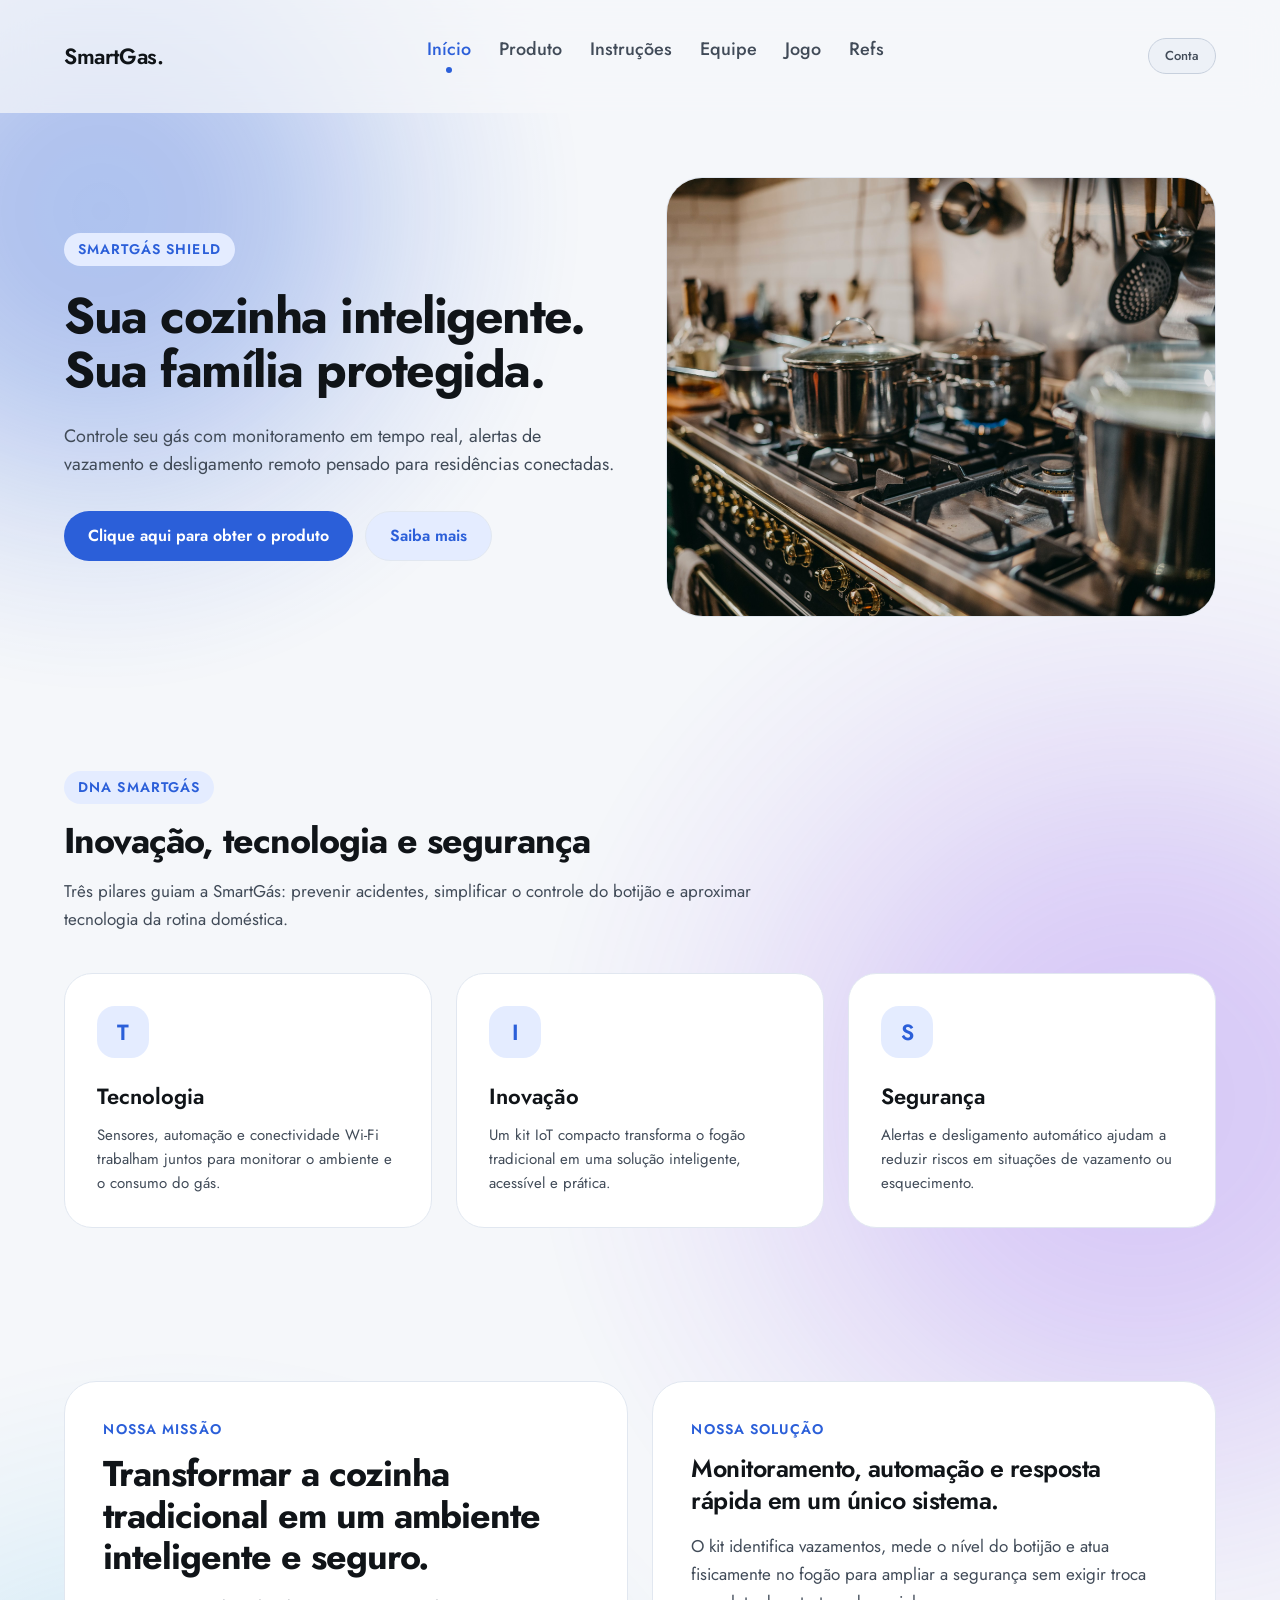
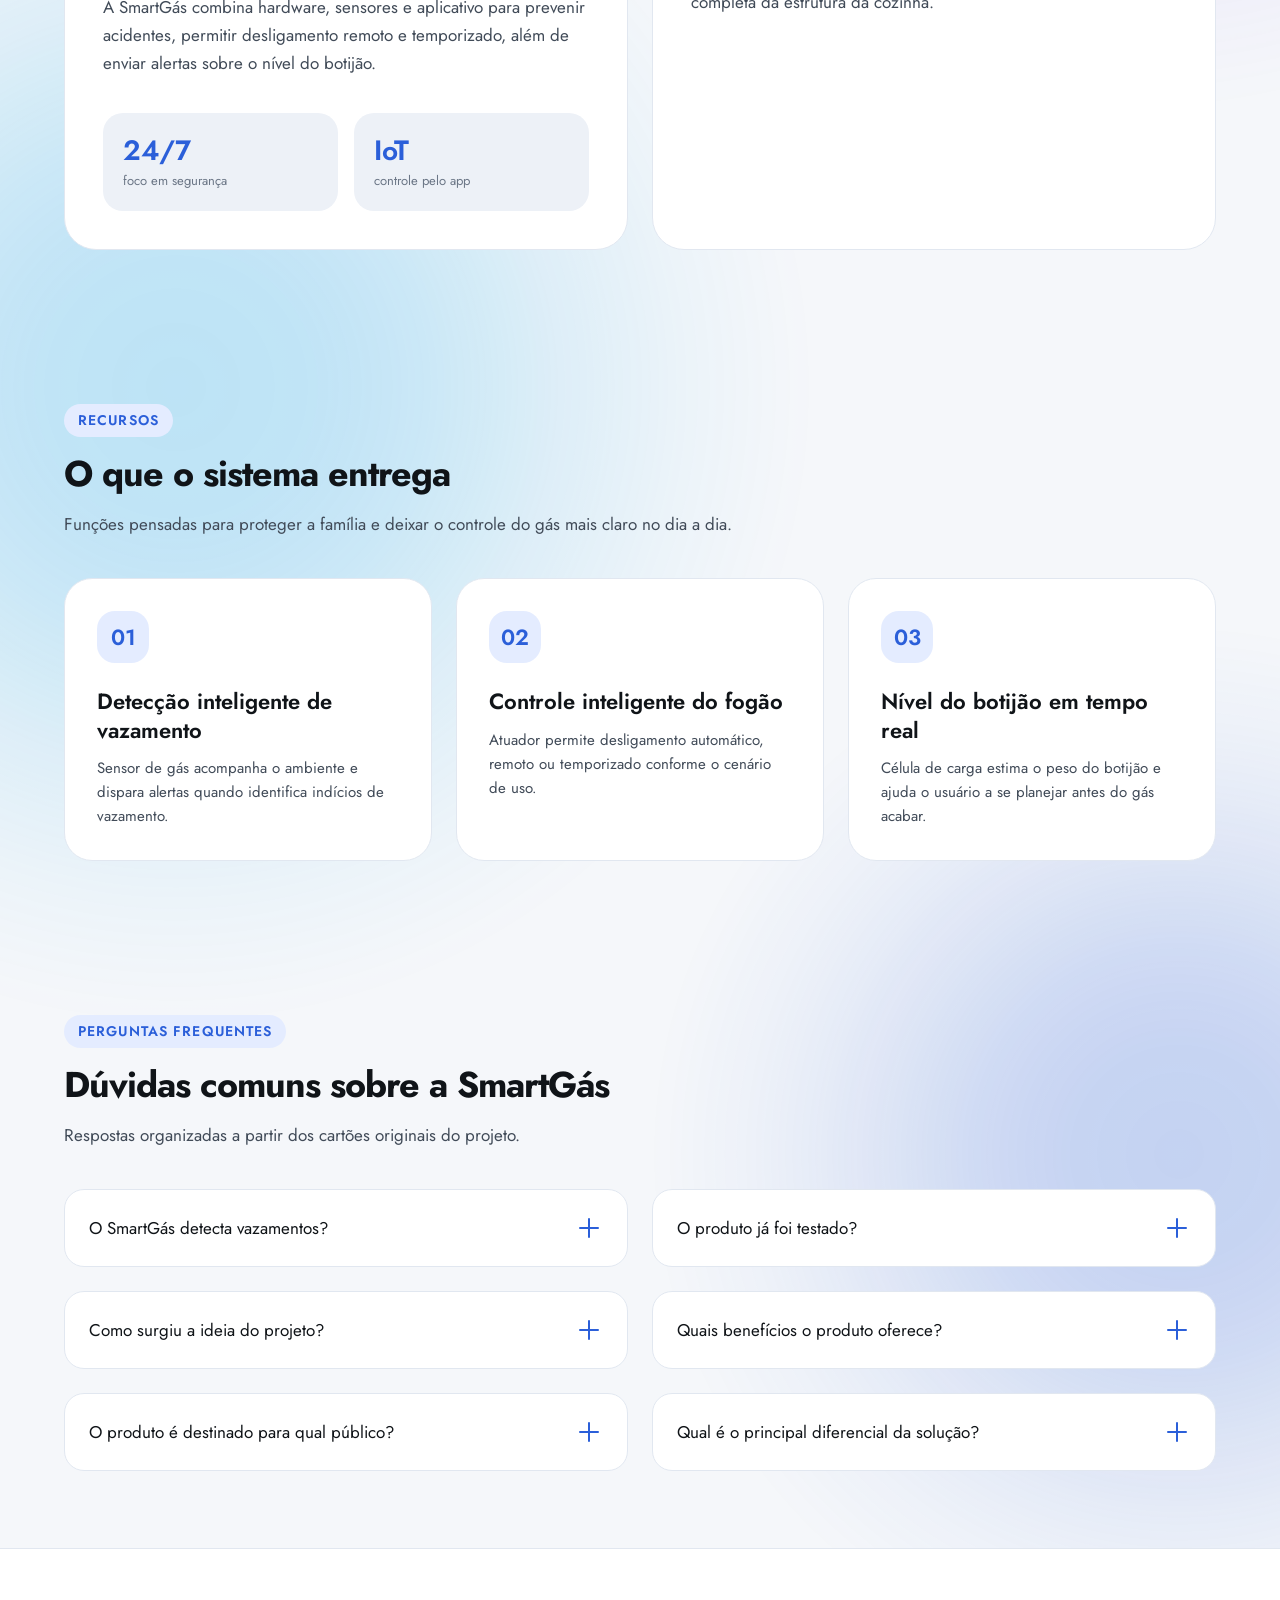
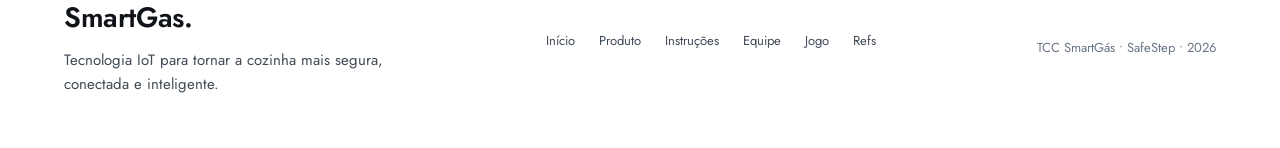
<file: index.html>
<!DOCTYPE html>
<html lang="pt-BR">
<head>
  <meta charset="UTF-8">
  <meta name="viewport" content="width=device-width, initial-scale=1">
  <title>SmartGás</title>
  <link rel="preconnect" href="https://fonts.googleapis.com">
  <link rel="preconnect" href="https://fonts.gstatic.com" crossorigin>
  <link href="https://fonts.googleapis.com/css2?family=Jost:wght@400;500;600;700&display=swap" rel="stylesheet">

  <link rel="stylesheet" href="css/global.css">
  <link rel="stylesheet" href="css/aurora.css">

  <script src="js/theme.js"></script>

  <script src="js/aurora.js" defer></script>
  <script src="js/ui.js" defer></script>
  <script src="js/conta.js" defer></script>
</head>

<body data-page="home" id="Smartgas">

  <div class="aurora" aria-hidden="true">
    <div class="orb orb--1"></div>
    <div class="orb orb--2"></div>
    <div class="orb orb--3"></div>
    <div class="orb orb--4"></div>
  </div>

  <div class="page">

    <header class="navbar" id="navbar">
      <div class="container navbar__inner">
        <a class="wordmark" href="#Smartgas">SmartGas.</a>

        <button class="nav-toggle" type="button" aria-expanded="false"
                aria-controls="nav-links" aria-label="Abrir menu">☰</button>

        <nav class="nav-links" id="nav-links" aria-label="Navegação principal">
          <a href="index.html" aria-current="page">Início</a>
          <a href="./Produto/produto.html">Produto</a>
          <a href="./Instruções/Instruções.html">Instruções</a>
          <a href="./Equipe/Equipe.html">Equipe</a>
          <a href="./Jogo/Jogo.html">Jogo</a>
          <a href="./Refs/Refs.html">Refs</a>
        </nav>

        <div class="navbar__actions">
          <button id="account-btn" class="btn--ghost" type="button">Conta</button>
        </div>
      </div>
    </header>

    <dialog class="modal" id="account-modal" aria-labelledby="account-title">
      <div class="panel">
        <span class="eyebrow">SUA CONTA</span>
        <h2 class="t-h3" id="account-title">Você não está conectado</h2>
        <p class="t-body-m modal__text">
          Entre ou crie uma conta para usar o app SmartGás e o jogo The Last Meds.
        </p>

        <div class="modal__actions">
          <a class="btn btn--primary" href="login.html">Entrar</a>
          <a class="btn btn--secondary" href="cadastro.html">Criar conta</a>
        </div>

        <div class="modal__theme">
          <span class="t-caption">Aparência</span>
          <div class="modal__seg" role="group" aria-label="Escolha de aparência">
            <button type="button" class="modal__opt" data-theme-option="dark">Dark</button>
            <button type="button" class="modal__opt" data-theme-option="light">Light</button>
          </div>
        </div>

        <button type="button" class="modal__close" data-close-modal>Fechar</button>
      </div>
    </dialog>

    <main>
      <section class="hero">
        <div class="container hero__grid">
          <div class="hero__copy">
            <span class="eyebrow" id="">SMARTGÁS SHIELD</span>
            <h1 class="t-display">Sua cozinha inteligente. Sua família protegida.</h1>
            <p class="t-body-l">
              Controle seu gás com monitoramento em tempo real, alertas de vazamento
              e desligamento remoto pensado para residências conectadas.
            </p>
            <div class="hero__actions">
              <a class="btn btn--primary" href="./Produto/produto.html">Clique aqui para obter o produto</a>
              <a class="btn btn--secondary" href="#dna">Saiba mais</a>
            </div>
          </div>

          <figure class="hero__media">

            <img src="assets/img/hero-cozinha.png"
            width= '640' height = '480'
                 alt="Cozinha residencial com o kit SmartGás instalado junto ao fogão"
            />
          </figure>
        </div>
      </section>

      <section class="section" id="dna">
        <div class="container">
          <div class="section-head">
            <span class="eyebrow">DNA SMARTGÁS</span>
            <h2 class="t-h2">Inovação, tecnologia e segurança</h2>
            <p class="t-body-m lede">
              Três pilares guiam a SmartGás: prevenir acidentes, simplificar o controle
              do botijão e aproximar tecnologia da rotina doméstica.
            </p>
          </div>

          <div class="grid-3">
            <span class="card">
              <span class="card__icon" aria-hidden="true">T</span>
              <h3 class="t-h4">Tecnologia</h3>
              <p class="t-body-s card__body">
                Sensores, automação e conectividade Wi-Fi trabalham juntos para
                monitorar o ambiente e o consumo do gás.
              </p>
            </span>

            <span class="card">
              <span class="card__icon" aria-hidden="true">I</span>
              <h3 class="t-h4">Inovação</h3>
              <p class="t-body-s card__body">
                Um kit IoT compacto transforma o fogão tradicional em uma solução
                inteligente, acessível e prática.
              </p>
            </span>

            <span class="card">
              <span class="card__icon" aria-hidden="true">S</span>
              <h3 class="t-h4">Segurança</h3>
              <p class="t-body-s card__body">
                Alertas e desligamento automático ajudam a reduzir riscos em situações
                de vazamento ou esquecimento.
              </p>
            </span>
          </div>
        </div>
      </section>

      <section class="section" id="missao">
        <div class="container grid-2">

          <div class="panel">
            <span class="eyebrow eyebrow--bare">NOSSA MISSÃO</span>
            <h2 class="t-h2">Transformar a cozinha tradicional em um ambiente inteligente e seguro.</h2>
            <p class="t-body-m">
              A SmartGás combina hardware, sensores e aplicativo para prevenir acidentes,
              permitir desligamento remoto e temporizado, além de enviar alertas sobre o
              nível do botijão.
            </p>

            <div class="metrics">
              <div class="metric">
                <span class="metric__value">24/7</span>
                <span class="metric__label">foco em segurança</span>
              </div>
              <div class="metric">
                <span class="metric__value">IoT</span>
                <span class="metric__label">controle pelo app</span>
              </div>
            </div>
          </div>

          <div class="panel">
            <span class="eyebrow eyebrow--bare">NOSSA SOLUÇÃO</span>
            <h3 class="t-h3">Monitoramento, automação e resposta rápida em um único sistema.</h3>
            <p class="t-body-m">
              O kit identifica vazamentos, mede o nível do botijão e atua fisicamente no
              fogão para ampliar a segurança sem exigir troca completa da estrutura da
              cozinha.
            </p>
          </div>
        </div>
      </section>

      <section class="section" id="recursos">
        <div class="container">
          <div class="section-head">
            <span class="eyebrow">RECURSOS</span>
            <h2 class="t-h2">O que o sistema entrega</h2>
            <p class="t-body-m lede">
              Funções pensadas para proteger a família e deixar o controle do gás mais
              claro no dia a dia.
            </p>
          </div>

          <div class="grid-3">
            <div class="card">
              <span class="card__icon" aria-hidden="true">01</span>
              <h3 class="t-h4">Detecção inteligente de vazamento</h3>
              <p class="t-body-s card__body">
                Sensor de gás acompanha o ambiente e dispara alertas quando identifica
                indícios de vazamento.
              </p>
            </div>

            <div class="card">
              <span class="card__icon" aria-hidden="true">02</span>
              <h3 class="t-h4">Controle inteligente do fogão</h3>
              <p class="t-body-s card__body">
                Atuador permite desligamento automático, remoto ou temporizado conforme
                o cenário de uso.
              </p>
            </div>

            <div class="card">
              <span class="card__icon" aria-hidden="true">03</span>
              <h3 class="t-h4">Nível do botijão em tempo real</h3>
              <p class="t-body-s card__body">
                Célula de carga estima o peso do botijão e ajuda o usuário a se planejar
                antes do gás acabar.
              </p>
            </div>
          </div>
        </div>
      </section>

      <section class="section" id="faq">
        <div class="container">
          <div class="section-head">
            <span class="eyebrow">PERGUNTAS FREQUENTES</span>
            <h2 class="t-h2">Dúvidas comuns sobre a SmartGás</h2>
            <p class="t-body-m lede">
              Respostas organizadas a partir dos cartões originais do projeto.
            </p>
          </div>

          <div class="faq-grid">

            <div class="faq-col">
              <div class="faq-item">
                <h3 class="faq-item__heading">
                  <button class="faq-item__q" type="button"
                          aria-expanded="false" aria-controls="faq-a1">
                    <span class="faq-item__q-text">O SmartGás detecta vazamentos?</span>
                    <span class="faq-item__glyph" aria-hidden="true"></span>
                  </button>
                </h3>
                <div class="faq-item__panel" id="faq-a1">
                  <div class="faq-item__panel-inner">
                    <p class="t-body-s faq-item__a">
                      Sim. O sistema usa sensor de gás para identificar alterações no
                      ambiente e emitir alertas de segurança.
                    </p>
                  </div>
                </div>
              </div>

              <div class="faq-item">
                <h3 class="faq-item__heading">
                  <button class="faq-item__q" type="button"
                          aria-expanded="false" aria-controls="faq-a2">
                    <span class="faq-item__q-text">Como surgiu a ideia do projeto?</span>
                    <span class="faq-item__glyph" aria-hidden="true"></span>
                  </button>
                </h3>
                <div class="faq-item__panel" id="faq-a2">
                  <div class="faq-item__panel-inner">
                    <p class="t-body-s faq-item__a">
                      A ideia nasceu da preocupação com acidentes domésticos provocados por
                      vazamento de gás de cozinha, uma situação comum em residências
                      brasileiras e quase sempre percebida tarde demais.
                    </p>
                  </div>
                </div>
              </div>

              <div class="faq-item">
                <h3 class="faq-item__heading">
                  <button class="faq-item__q" type="button"
                          aria-expanded="false" aria-controls="faq-a3">
                    <span class="faq-item__q-text">O produto é destinado para qual público?</span>
                    <span class="faq-item__glyph" aria-hidden="true"></span>
                  </button>
                </h3>
                <div class="faq-item__panel" id="faq-a3">
                  <div class="faq-item__panel-inner">
                    <p class="t-body-s faq-item__a">
                      Famílias, estudantes que moram sozinhos, pequenos restaurantes e
                      qualquer cozinha que use botijão de GLP e precise de um monitoramento
                      simples e acessível.
                    </p>
                  </div>
                </div>
              </div>
            </div>

            <div class="faq-col">
              <div class="faq-item">
                <h3 class="faq-item__heading">
                  <button class="faq-item__q" type="button"
                          aria-expanded="false" aria-controls="faq-b1">
                    <span class="faq-item__q-text">O produto já foi testado?</span>
                    <span class="faq-item__glyph" aria-hidden="true"></span>
                  </button>
                </h3>
                <div class="faq-item__panel" id="faq-b1">
                  <div class="faq-item__panel-inner">
                    <p class="t-body-s faq-item__a">
                      O protótipo está em desenvolvimento e deve passar por validações com
                      sensores, atuadores e aplicativo.
                    </p>
                  </div>
                </div>
              </div>

              <div class="faq-item">
                <h3 class="faq-item__heading">
                  <button class="faq-item__q" type="button"
                          aria-expanded="false" aria-controls="faq-b2">
                    <span class="faq-item__q-text">Quais benefícios o produto oferece?</span>
                    <span class="faq-item__glyph" aria-hidden="true"></span>
                  </button>
                </h3>
                <div class="faq-item__panel" id="faq-b2">
                  <div class="faq-item__panel-inner">
                    <p class="t-body-s faq-item__a">
                      Alerta sonoro e visual imediato, fechamento automático do registro pelo
                      servo motor e acompanhamento do ambiente pelo aplicativo, tudo com
                      componentes de baixo custo.
                    </p>
                  </div>
                </div>
              </div>

              <div class="faq-item">
                <h3 class="faq-item__heading">
                  <button class="faq-item__q" type="button"
                          aria-expanded="false" aria-controls="faq-b3">
                    <span class="faq-item__q-text">Qual é o principal diferencial da solução?</span>
                    <span class="faq-item__glyph" aria-hidden="true"></span>
                  </button>
                </h3>
                <div class="faq-item__panel" id="faq-b3">
                  <div class="faq-item__panel-inner">
                    <p class="t-body-s faq-item__a">
                      Além de avisar, o SmartGás age: o ESP32 interrompe o fornecimento de
                      gás sozinho e envia o estado do ambiente para o aplicativo, sem
                      depender de alguém estar em casa.
                    </p>
                  </div>
                </div>
              </div>
            </div>
          </div>
        </div>
      </section>
    </main>

    <footer class="footer">
      <div class="container footer__inner">
        <div class="footer__brand">
          <span class="wordmark">SmartGas.</span>
          <p class="t-body-s">
            Tecnologia IoT para tornar a cozinha mais segura, conectada e inteligente.
          </p>
        </div>

        <nav class="footer__sitemap" aria-label="Mapa do site">
          <a href="index.html">Início</a>
          <a href="./Produto/produto.html">Produto</a>
          <a href="./Instruções/Instruções.html">Instruções</a>
          <a href="./Equipe/Equipe.html">Equipe</a>
          <a href="./Jogo/Jogo.html">Jogo</a>
          <a href="./Refs/Refs.html">Refs</a>
        </nav>

        <span class="footer__meta">TCC SmartGás • SafeStep • 2026</span>
      </div>
    </footer>
  </div>
</body>
</html>
</file>
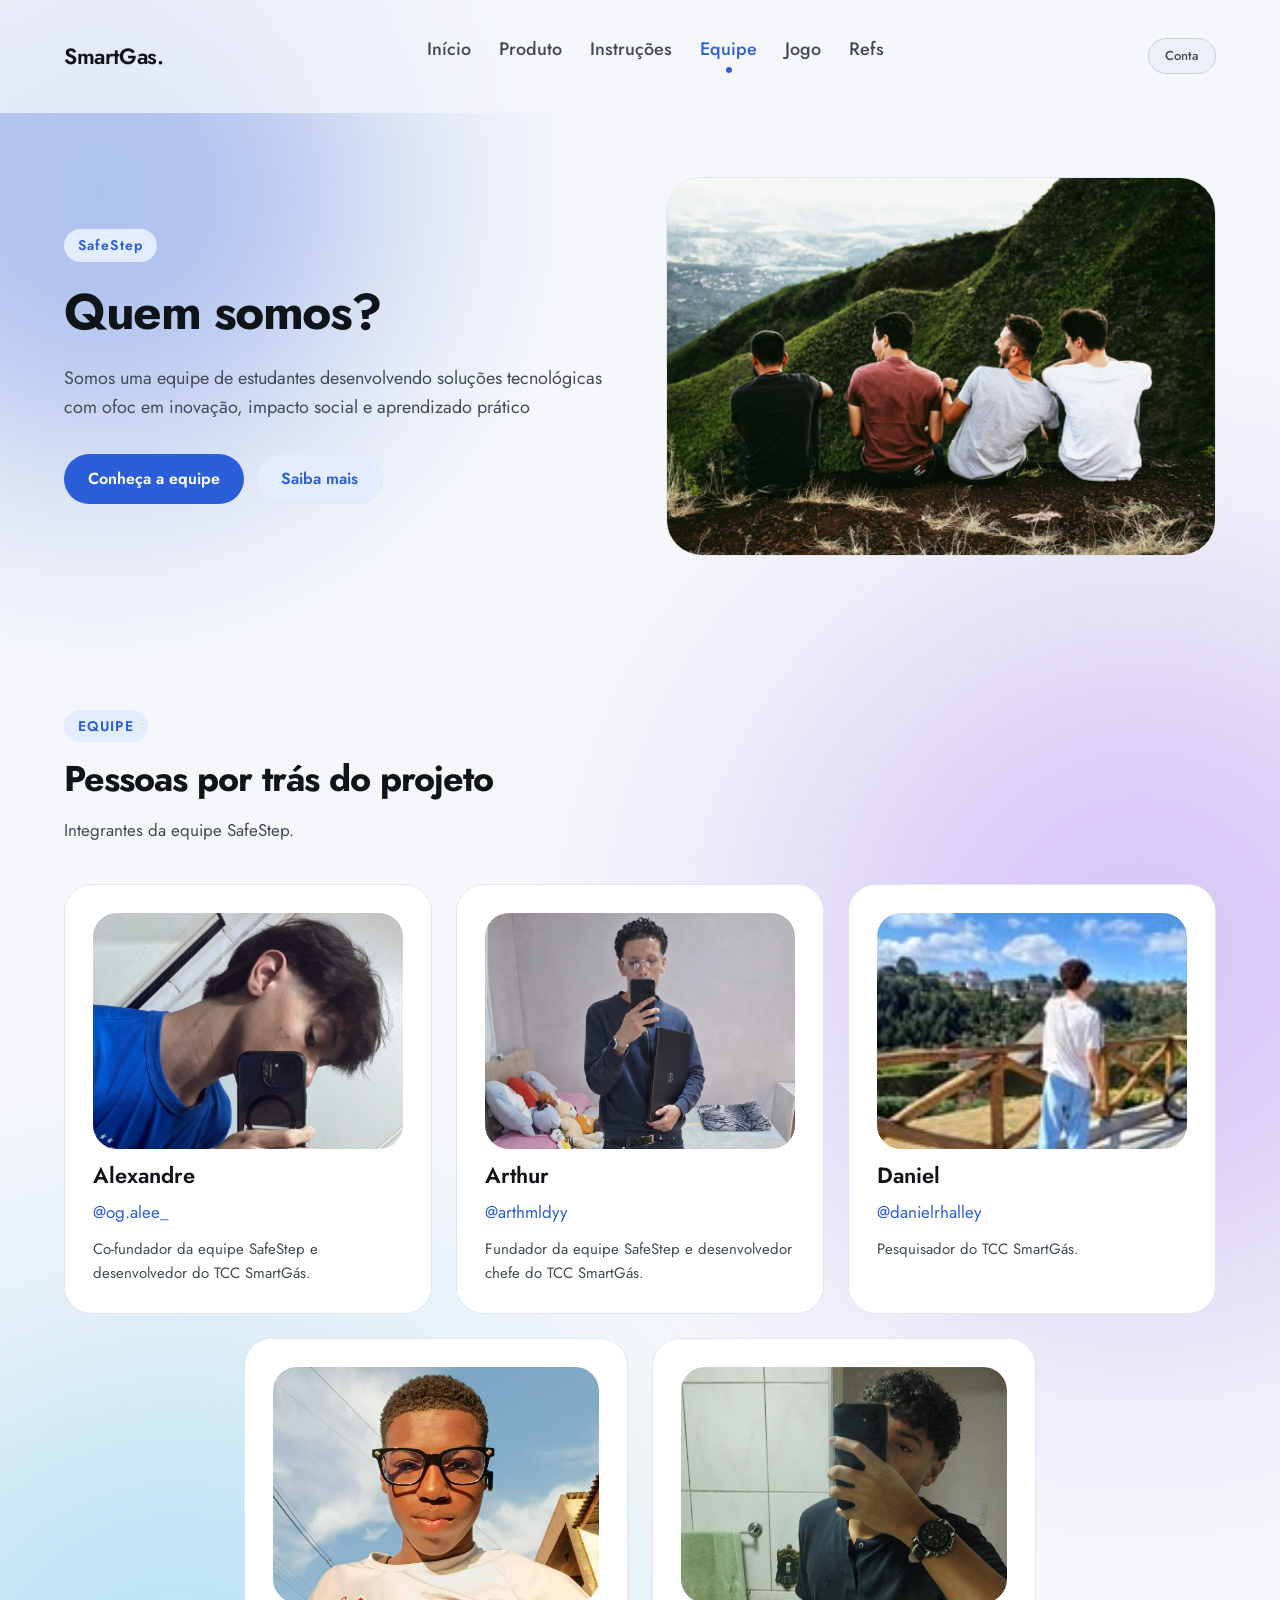
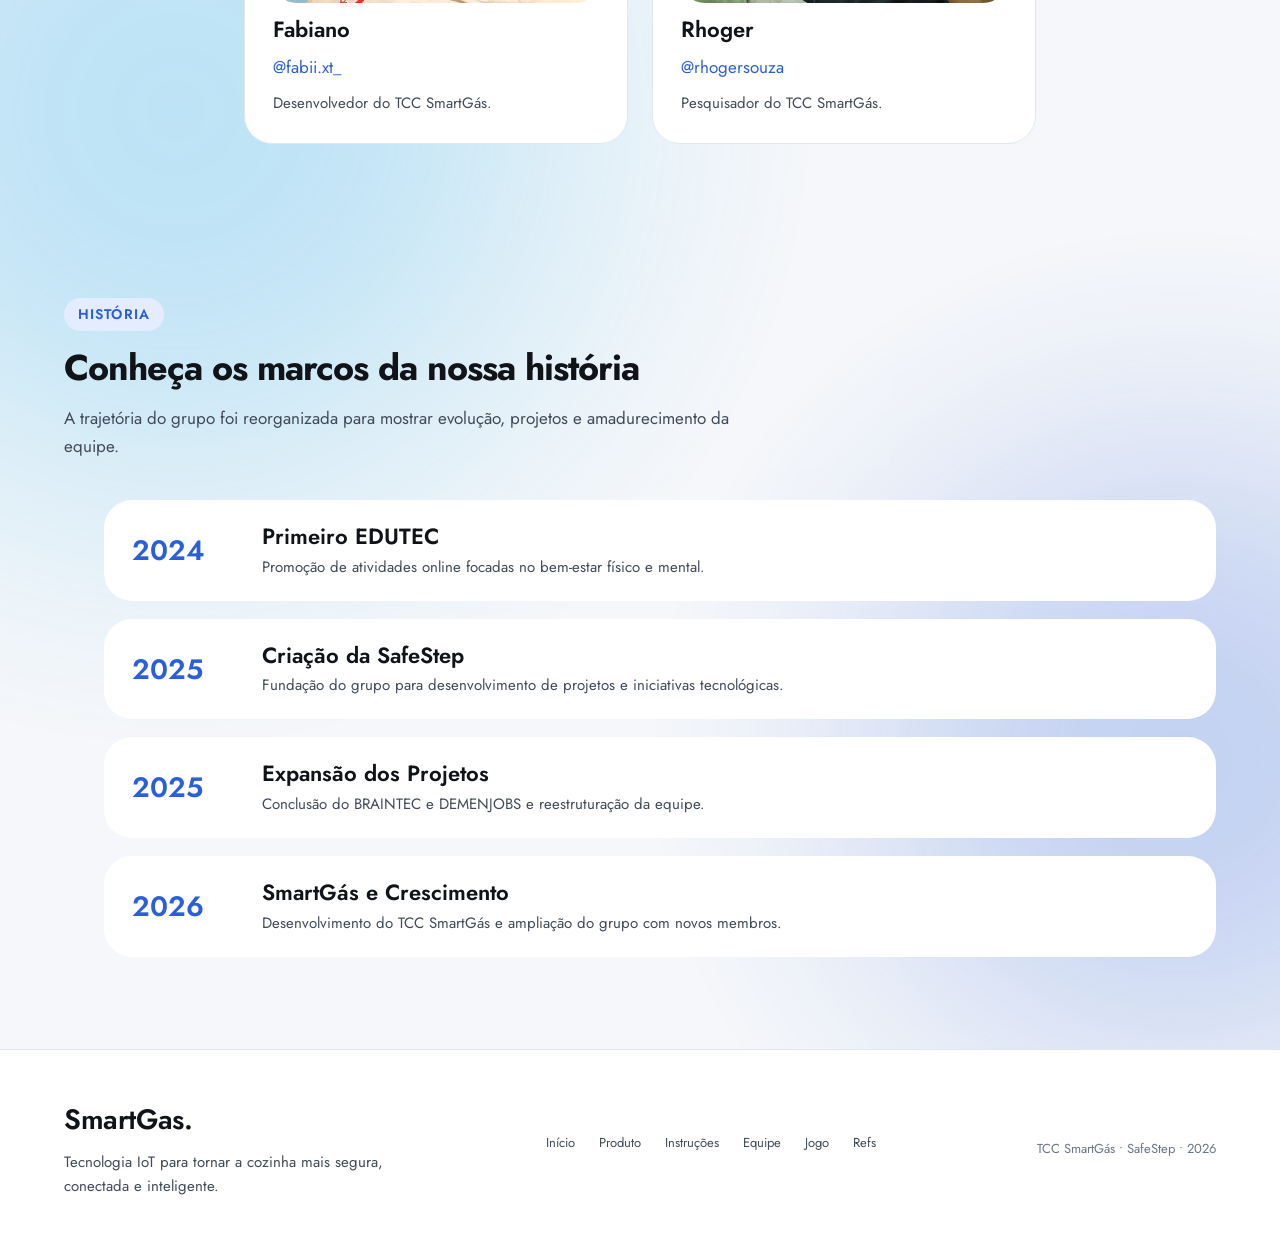
<file: Equipe/Equipe.html>
<!DOCTYPE html>
<html lang="pt-BR">
<head>
  <meta charset="UTF-8">
  <meta name="viewport" content="width=device-width, initial-scale=1">
  <title>SmartGás</title>
  <link rel="preconnect" href="https://fonts.googleapis.com">
  <link rel="preconnect" href="https://fonts.gstatic.com" crossorigin>
  <link href="https://fonts.googleapis.com/css2?family=Jost:wght@400;500;600;700&display=swap" rel="stylesheet">

  <link rel="stylesheet" href="../css/global.css">
  <link rel="stylesheet" href="../css/aurora.css">
  <link rel="stylesheet" href="./Equipe.css">
  <script src="../js/theme.js"></script>

  <script src="../js/aurora.js" defer></script>
  <script src="../js/ui.js" defer></script>
  <script src="../js/conta.js" defer></script>
</head>

<body data-page="equipe" id="Smartgas">

  <div class="aurora" aria-hidden="true">
    <div class="orb orb--1"></div>
    <div class="orb orb--2"></div>
    <div class="orb orb--3"></div>
    <div class="orb orb--4"></div>
  </div>

  <div class="page">

    <header class="navbar" id="navbar">
      <div class="container navbar__inner">
        <a class="wordmark" href="#Smartgas">SmartGas.</a>

        <button class="nav-toggle" type="button" aria-expanded="false"
                aria-controls="nav-links" aria-label="Abrir menu">☰</button>

        <nav class="nav-links" id="nav-links" aria-label="Navegação principal">
          <a href="../index.html">Início</a>
          <a href="../Produto/produto.html">Produto</a>
          <a href="../Instruções/Instruções.html">Instruções</a>
          <a href="../Equipe/Equipe.html" aria-current="page">Equipe</a>
          <a href="../Jogo/Jogo.html">Jogo</a>
          <a href="../Refs/Refs.html">Refs</a>
        </nav>

        <div class="navbar__actions">
          <button id="account-btn" class="btn--ghost" type="button">Conta</button>
        </div>
      </div>
    </header>

    <dialog class="modal" id="account-modal" aria-labelledby="account-title">
      <div class="panel">
        <span class="eyebrow">SUA CONTA</span>
        <h2 class="t-h3" id="account-title">Você não está conectado</h2>
        <p class="t-body-m modal__text">
          Entre ou crie uma conta para usar o app SmartGás e o jogo The Last Meds.
        </p>

        <div class="modal__actions">
          <a class="btn btn--primary" href="../login.html">Entrar</a>
          <a class="btn btn--secondary" href="../cadastro.html">Criar conta</a>
        </div>

        <div class="modal__theme">
          <span class="t-caption">Aparência</span>
          <div class="modal__seg" role="group" aria-label="Escolha de aparência">
            <button type="button" class="modal__opt" data-theme-option="dark">Dark</button>
            <button type="button" class="modal__opt" data-theme-option="light">Light</button>
          </div>
        </div>

        <button type="button" class="modal__close" data-close-modal>Fechar</button>
      </div>
    </dialog>

    <main>
        <section class="hero">
        <div class="container hero__grid">
          <div class="hero__copy">
            <span class="eyebrow">SafeStep</span>
            <h1 class="t-display">Quem somos?</h1>
            <p class="t-body-l">
              Somos uma equipe de estudantes desenvolvendo soluções tecnológicas com ofoc em inovação, impacto social e aprendizado prático
            </p>
            <div class="hero__actions">
              <a class="btn btn--primary" href="#integrantes">Conheça a equipe</a>
              <a class="btn btn--secondary" href="#historia">Saiba mais</a>
            </div>
          </div>

           <figure class="hero__media hero__media--auto">

            <img src="../assets//img/Equipe/Imagem hero.svg"
            width= '550' height = '460'
                 alt="Imagem de uma equipe de estudantes trabalhando em um projeto de tecnologia"
            />
          </figure>
        </div>
      </section>

      <section class="section" id="integrantes">
        <div class="container">
          <div class="section-head">
            <span class="eyebrow">EQUIPE</span>
            <h2 class="t-h2">Pessoas por trás do projeto</h2>
            <p class="t-body-m lede">
              Integrantes da equipe SafeStep.
            </p>
          </div>

          <div class="team-grid">
            <article class="card">
              <img class="card__img" src="../assets/img/Equipe/Integrante/Foto.svg"
                   width="328" height="236"
                   alt="Foto de Alexandre, co-fundador da equipe SafeStep e desenvolvedor do TCC SmartGás">
              <h3 class="card__name">Alexandre</h3>
              <p class="insta">@og.alee_</p>
              <p class="t-body-s card__body">
                Co-fundador da equipe SafeStep e desenvolvedor do TCC SmartGás.
              </p>
            </article>

            <article class="card">
              <img class="card__img" src="../assets/img/Equipe/Integrante/Rectangle 111.svg"
                   width="328" height="236"
                   alt="Foto de Arthur, fundador da equipe SafeStep e desenvolvedor chefe do TCC SmartGás">
              <h3 class="card__name">Arthur</h3>
              <p class="insta">@arthmldyy</p>
              <p class="t-body-s card__body">
                Fundador da equipe SafeStep e desenvolvedor chefe do TCC SmartGás.
              </p>
            </article>

            <article class="card">
              <img class="card__img" src="../assets/img/Equipe/Integrante/Rectangle 107.svg"
                   width="328" height="236"
                   alt="Foto de Daniel, pesquisador do TCC SmartGás">
              <h3 class="card__name">Daniel</h3>
              <p class="insta">@danielrhalley</p>
              <p class="t-body-s card__body">
                Pesquisador do TCC SmartGás.
              </p>
            </article>

            <article class="card">
              <img class="card__img" src="../assets/img/Equipe/Integrante/Rectangle 109.svg"
                   width="328" height="236"
                   alt="Foto de Fabiano, desenvolvedor do TCC SmartGás">
              <h3 class="card__name">Fabiano</h3>
              <p class="insta">@fabii.xt_</p>
              <p class="t-body-s card__body">
                Desenvolvedor do TCC SmartGás.
              </p>
            </article>

            <article class="card">
              <img class="card__img" src="../assets/img/Equipe/Integrante/Rectangle 110.svg"
                   width="328" height="236"
                   alt="Foto de Rhoger, pesquisador do TCC SmartGás">
              <h3 class="card__name">Rhoger</h3>
              <p class="insta">@rhogersouza</p>
              <p class="t-body-s card__body">
                Pesquisador do TCC SmartGás.
              </p>
            </article>
          </div>
        </div>
      </section>

      <section class="section" id="historia">
        <div class="container">
          <div class="section-head">
            <span class="eyebrow">HISTÓRIA</span>
            <h2 class="t-h2">Conheça os marcos da nossa história</h2>
            <p class="t-body-m lede">
              A trajetória do grupo foi reorganizada para mostrar evolução, projetos e
              amadurecimento da equipe.
            </p>
          </div>

          <ol class="timeline">
            <li class="timeline__item">
              <span class="timeline__year">2024</span>
              <div>
                <h3 class="timeline__title">Primeiro EDUTEC</h3>
                <p class="timeline__body">
                  Promoção de atividades online focadas no bem-estar físico e mental.
                </p>
              </div>
            </li>

            <li class="timeline__item">
              <span class="timeline__year">2025</span>
              <div>
                <h3 class="timeline__title">Criação da SafeStep</h3>
                <p class="timeline__body">
                  Fundação do grupo para desenvolvimento de projetos e iniciativas tecnológicas.
                </p>
              </div>
            </li>

            <li class="timeline__item">
              <span class="timeline__year">2025</span>
              <div>
                <h3 class="timeline__title">Expansão dos Projetos</h3>
                <p class="timeline__body">
                  Conclusão do BRAINTEC e DEMENJOBS e reestruturação da equipe.
                </p>
              </div>
            </li>

            <li class="timeline__item">
              <span class="timeline__year">2026</span>
              <div>
                <h3 class="timeline__title">SmartGás e Crescimento</h3>
                <p class="timeline__body">
                  Desenvolvimento do TCC SmartGás e ampliação do grupo com novos membros.
                </p>
              </div>
            </li>
          </ol>
        </div>
      </section>
    </main>

    <footer class="footer">
      <div class="container footer__inner">
        <div class="footer__brand">
          <span class="wordmark">SmartGas.</span>
          <p class="t-body-s">
            Tecnologia IoT para tornar a cozinha mais segura, conectada e inteligente.
          </p>
        </div>

        <nav class="footer__sitemap" aria-label="Mapa do site">
          <a href="../index.html">Início</a>
          <a href="../Produto/produto.html">Produto</a>
          <a href="../Instruções/Instruções.html">Instruções</a>
          <a href="./Equipe.html">Equipe</a>
          <a href="../Jogo/Jogo.html">Jogo</a>
          <a href="../Refs/Refs.html">Refs</a>
        </nav>

        <span class="footer__meta">TCC SmartGás • SafeStep • 2026</span>
      </div>
    </footer>
  </div>

</body>
</html>
</file>
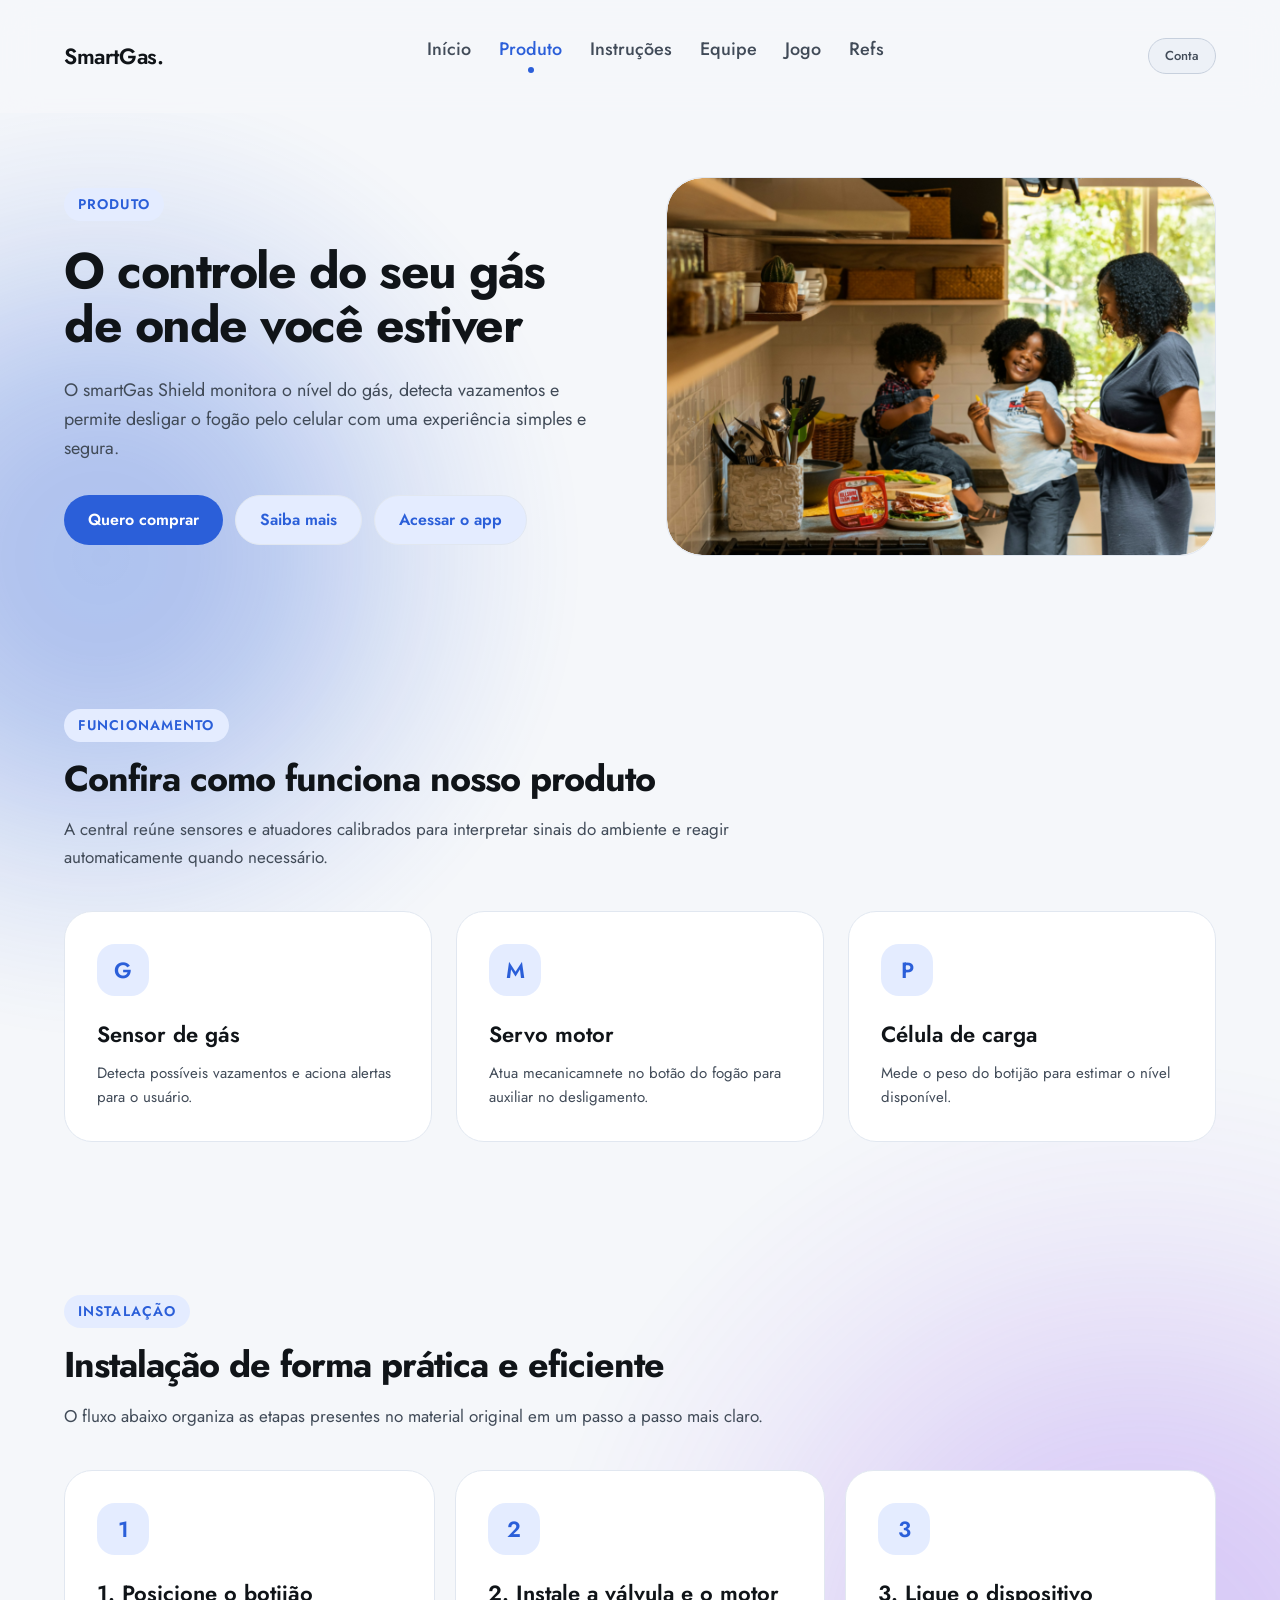
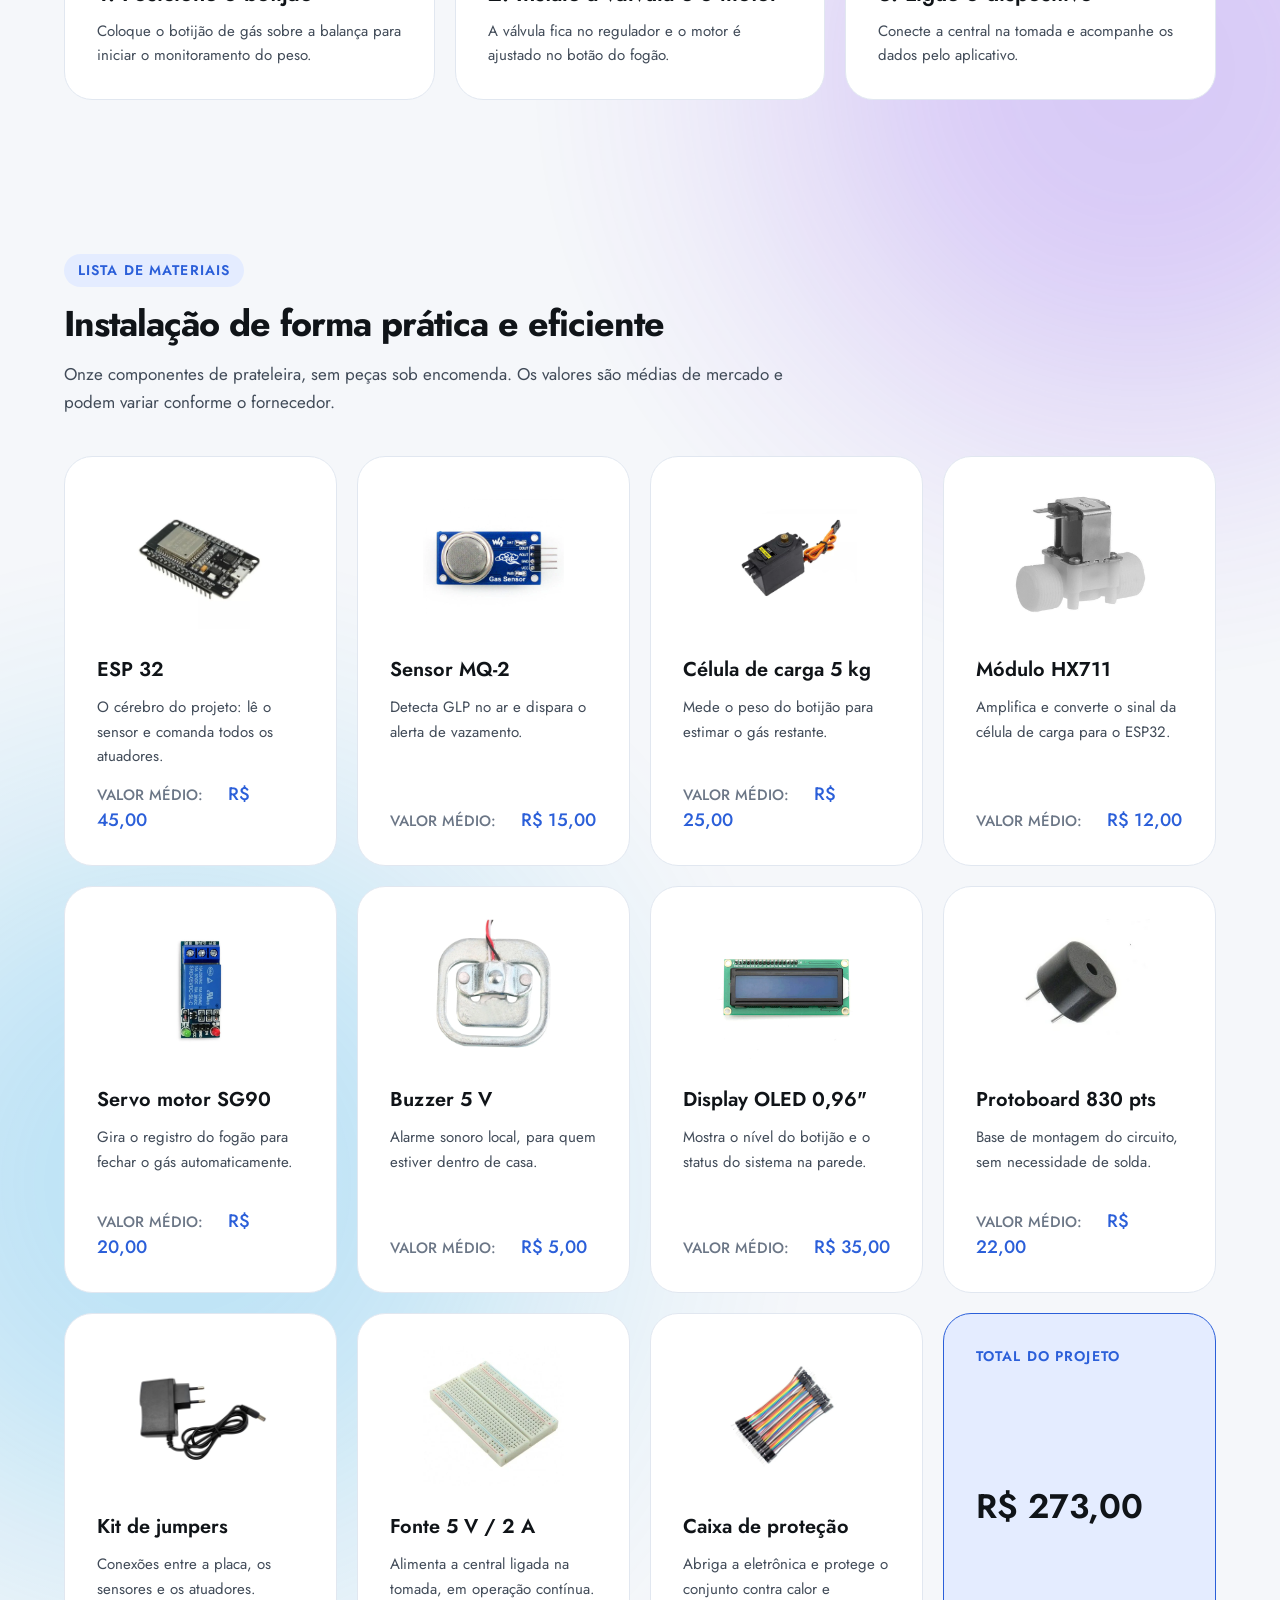
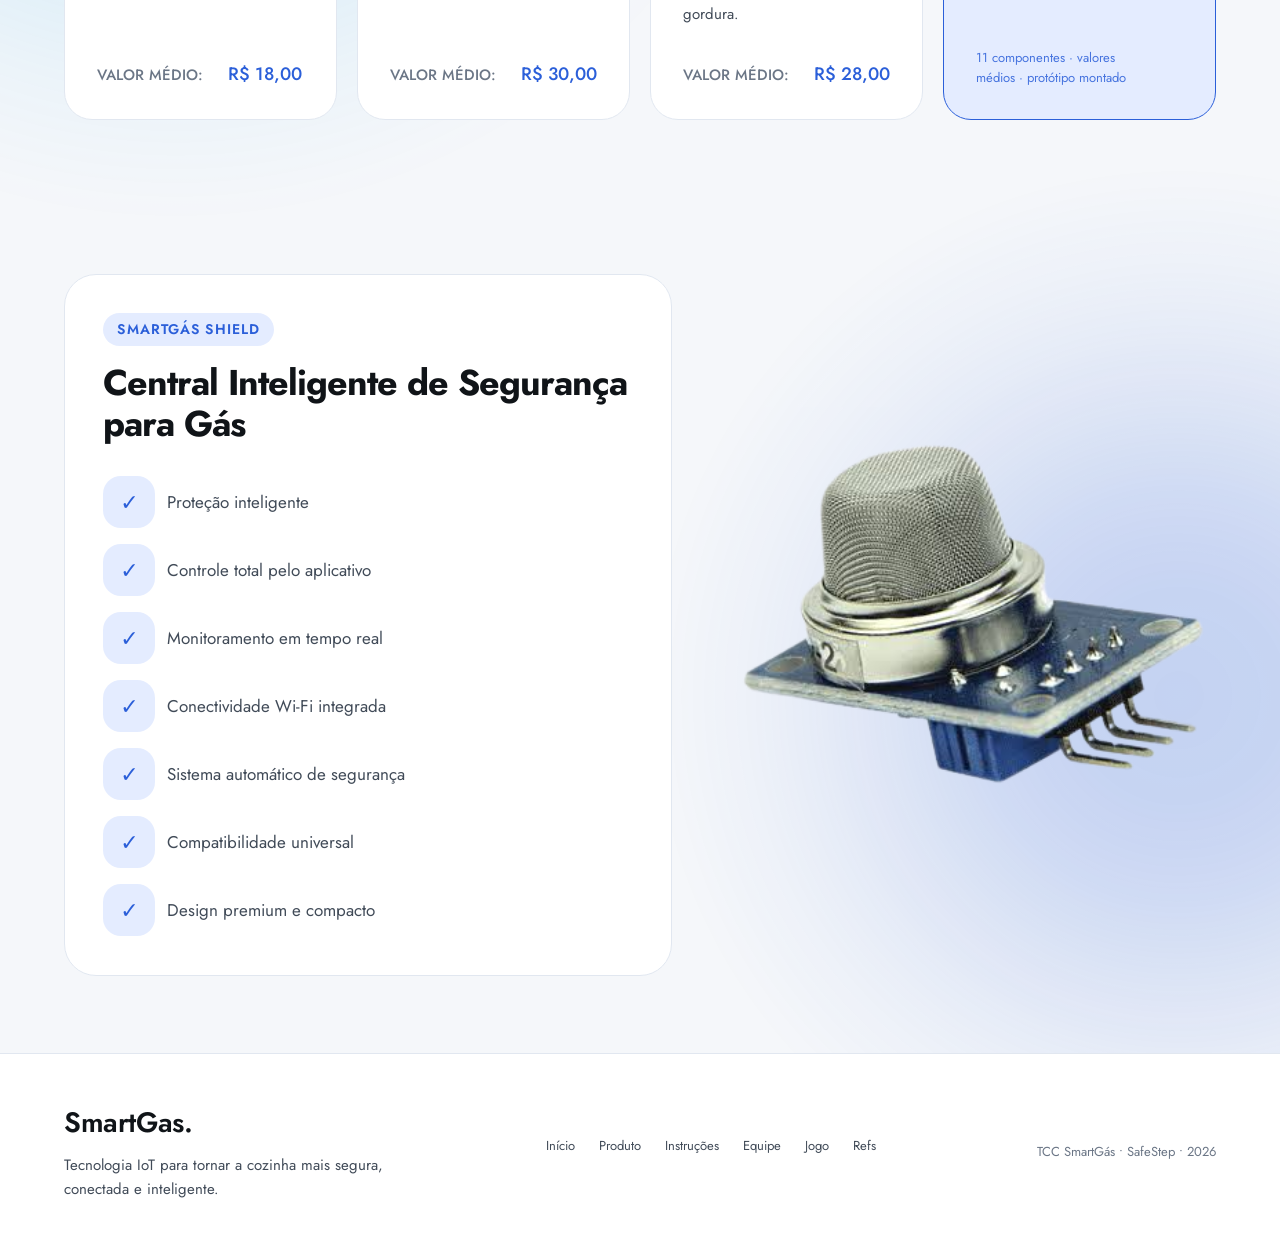
<file: Produto/produto.html>
<!DOCTYPE html>
<html lang="pt-BR">
<head>
  <meta charset="UTF-8">
  <meta name="viewport" content="width=device-width, initial-scale=1">
  <title>SmartGás</title>
  <link rel="preconnect" href="https://fonts.googleapis.com">
  <link rel="preconnect" href="https://fonts.gstatic.com" crossorigin>
  <link href="https://fonts.googleapis.com/css2?family=Jost:wght@400;500;600;700&display=swap" rel="stylesheet">

  <link rel="stylesheet" href="../css/global.css">
  <link rel="stylesheet" href="../css/aurora.css">
  <link rel="stylesheet" href="./produto.css">
  <script src="../js/theme.js"></script>

  <script src="../js/aurora.js" defer></script>
  <script src="../js/ui.js" defer></script>
  <script src="../js/conta.js" defer></script>
</head>

<body data-page="produto" id="Smartgas">

  <div class="aurora" aria-hidden="true">
    <div class="orb orb--1"></div>
    <div class="orb orb--2"></div>
    <div class="orb orb--3"></div>
    <div class="orb orb--4"></div>
  </div>

  <div class="page">

    <header class="navbar" id="navbar">
      <div class="container navbar__inner">
        <a class="wordmark" href="#Smartgas">SmartGas.</a>

        <button class="nav-toggle" type="button" aria-expanded="false"
                aria-controls="nav-links" aria-label="Abrir menu">☰</button>

        <nav class="nav-links" id="nav-links" aria-label="Navegação principal">
          <a href="../index.html">Início</a>
          <a href="produto.html" aria-current="page">Produto</a>
          <a href="../Instruções/Instruções.html">Instruções</a>
          <a href="../Equipe/Equipe.html">Equipe</a>
          <a href="../Jogo/Jogo.html">Jogo</a>
          <a href="../Refs/Refs.html">Refs</a>
        </nav>

        <div class="navbar__actions">
          <button id="account-btn" class="btn--ghost" type="button">Conta</button>
        </div>
      </div>
    </header>

    <dialog class="modal" id="account-modal" aria-labelledby="account-title">
      <div class="panel">
        <span class="eyebrow">SUA CONTA</span>
        <h2 class="t-h3" id="account-title">Você não está conectado</h2>
        <p class="t-body-m modal__text">
          Entre ou crie uma conta para usar o app SmartGás e o jogo The Last Meds.
        </p>

        <div class="modal__actions">
          <a class="btn btn--primary" href="../login.html">Entrar</a>
          <a class="btn btn--secondary" href="../cadastro.html">Criar conta</a>
        </div>

        <div class="modal__theme">
          <span class="t-caption">Aparência</span>
          <div class="modal__seg" role="group" aria-label="Escolha de aparência">
            <button type="button" class="modal__opt" data-theme-option="dark">Dark</button>
            <button type="button" class="modal__opt" data-theme-option="light">Light</button>
          </div>
        </div>

        <button type="button" class="modal__close" data-close-modal>Fechar</button>
      </div>
    </dialog>

    <main>
        <section class="hero">
        <div class="container hero__grid">
          <div class="hero__copy">
            <span class="eyebrow">PRODUTO</span>
            <h1 class="t-display">O controle do seu gás de onde você estiver</h1>
            <p class="t-body-l">
              O smartGas Shield monitora o nível do gás, detecta vazamentos e permite desligar o fogão pelo celular com uma experiência simples e segura.
            </p>
            <div class="hero__actions">
              <a class="btn btn--primary" href="#materiais">Quero comprar</a>
              <a class="btn btn--secondary" href="#Funcionamento">Saiba mais</a>
              <a class="btn btn--secondary" href="../conta/conta.html">Acessar o app</a>
            </div>
          </div>

           <figure class="hero__media hero__media--auto">

            <img src="../assets/img/Produto/Imagem hero.svg"
            width= '550' height = '460'
                 alt="Cozinha residencial com o kit SmartGás instalado junto ao fogão"
            />
          </figure>
        </div>
      </section>

      <section class="section" id="Funcionamento">
        <div class="container">
          <div class="section-head">
            <span class="eyebrow">FUNCIONAMENTO</span>
            <h2 class="t-h2">Confira como funciona nosso produto</h2>
            <p class="t-body-m lede">
              A central reúne sensores e atuadores calibrados para interpretar
               sinais do ambiente e reagir automaticamente quando necessário.
            </p>
          </div>

          <div class="grid-3">
            <span class="card">
              <span class="card__icon" aria-hidden="true">G</span>
              <h3 class="t-h4">Sensor de gás</h3>
              <p class="t-body-s card__body">
                Detecta possíveis vazamentos e aciona alertas para o usuário.
              </p>
            </span>

            <span class="card">
              <span class="card__icon" aria-hidden="true">M</span>
              <h3 class="t-h4">Servo motor</h3>
              <p class="t-body-s card__body">
                Atua mecanicamnete no botão do fogão para auxiliar no desligamento.
              </p>
            </span>

            <span class="card">
              <span class="card__icon" aria-hidden="true">P</span>
              <h3 class="t-h4">Célula de carga</h3>
              <p class="t-body-s card__body">
                Mede o peso do botijão para estimar o nível disponível.
              </p>
            </span>
          </div>
        </div>
      </section>

      <section class="section" id="componentes">
        <div class="container">
          <div class="section-head">
            <span class="eyebrow">INSTALAÇÃO</span>
            <h2 class="t-h2">Instalação de forma prática e eficiente</h2>
            <p class="t-body-m lede">
              O fluxo abaixo organiza as etapas presentes no material original em um passo a passo mais claro.
            </p>
          </div>

          <div class="grid-3-2">
            <span class="card">
              <span class="card__icon" aria-hidden="true">1</span>
              <h3 class="t-h4">1. Posicione o botijão</h3>
              <p class="t-body-s card__body">
                Coloque o botijão de gás sobre a balança para iniciar o monitoramento do peso.
              </p>
            </span>

            <span class="card">
              <span class="card__icon" aria-hidden="true">2</span>
              <h3 class="t-h4">2. Instale a válvula e o motor</h3>
              <p class="t-body-s card__body">
                A válvula fica no regulador e o motor é ajustado no botão do fogão.
              </p>
            </span>

            <span class="card">
              <span class="card__icon" aria-hidden="true">3</span>
              <h3 class="t-h4">3. Ligue o dispositivo</h3>
              <p class="t-body-s card__body">
                Conecte a central na tomada e acompanhe os dados pelo aplicativo.
              </p>
            </span>
          </div>
        </div>
      </section>

      <section class="section" id="materiais">
        <div class="container">
          <div class="section-head">
            <span class="eyebrow">LISTA DE MATERIAIS</span>
            <h2 class="t-h2">Instalação de forma prática e eficiente</h2>
            <p class="t-body-m lede">
              Onze componentes de prateleira, sem peças sob encomenda.
              Os valores são médias de mercado e podem variar conforme o fornecedor.
            </p>
          </div>

          <div class="materials">
            <span class="material__container">
              <img src="../assets/img/Produto/Card/Foto.svg" alt="Placa ESP32" />
              <h3 class="item__title">ESP 32</h3>
              <p class="material__desc">
                O cérebro do projeto: lê o sensor e comanda todos os atuadores.
              </p>
              <p class="text__value">
                VALOR MÉDIO: <span class="text__price">R$ 45,00</span>
              </p>
            </span>

            <span class="material__container">
              <img src="../assets/img/Produto/Card/Foto-1.svg" alt="Sensor de gás MQ-2" />
              <h3 class="item__title">Sensor MQ-2</h3>
              <p class="material__desc">
                Detecta GLP no ar e dispara o alerta de vazamento.
              </p>
              <p class="text__value">
                VALOR MÉDIO: <span class="text__price">R$ 15,00</span>
              </p>
            </span>

            <span class="material__container">
              <img src="../assets/img/Produto/Card/Foto-2.svg" alt="Célula de carga de 5 kg" />
              <h3 class="item__title">Célula de carga 5 kg</h3>
              <p class="material__desc">
                Mede o peso do botijão para estimar o gás restante.
              </p>
              <p class="text__value">
                VALOR MÉDIO: <span class="text__price">R$ 25,00</span>
              </p>
            </span>

            <span class="material__container">
              <img src="../assets/img/Produto/Card/Foto-3.svg" alt="Módulo amplificador HX711" />
              <h3 class="item__title">Módulo HX711</h3>
              <p class="material__desc">
                Amplifica e converte o sinal da célula de carga para o ESP32.
              </p>
              <p class="text__value">
                VALOR MÉDIO: <span class="text__price">R$ 12,00</span>
              </p>
            </span>

            <span class="material__container">
              <img src="../assets/img/Produto/Card/Foto-4.svg" alt="Servo motor SG90" />
              <h3 class="item__title">Servo motor SG90</h3>
              <p class="material__desc">
                Gira o registro do fogão para fechar o gás automaticamente.
              </p>
              <p class="text__value">
                VALOR MÉDIO: <span class="text__price">R$ 20,00</span>
              </p>
            </span>

            <span class="material__container">
              <img src="../assets/img/Produto/Card/Foto-5.svg" alt="Buzzer ativo de 5 volts" />
              <h3 class="item__title">Buzzer 5 V</h3>
              <p class="material__desc">
                Alarme sonoro local, para quem estiver dentro de casa.
              </p>
              <p class="text__value">
                VALOR MÉDIO: <span class="text__price">R$ 5,00</span>
              </p>
            </span>

            <span class="material__container">
              <img src="../assets/img/Produto/Card/Foto-6.svg" alt="Display OLED de 0,96 polegada" />
              <h3 class="item__title">Display OLED 0,96"</h3>
              <p class="material__desc">
                Mostra o nível do botijão e o status do sistema na parede.
              </p>
              <p class="text__value">
                VALOR MÉDIO: <span class="text__price">R$ 35,00</span>
              </p>
            </span>

            <span class="material__container">
              <img src="../assets/img/Produto/Card/Foto-7.svg" alt="Protoboard de 830 pontos" />
              <h3 class="item__title">Protoboard 830 pts</h3>
              <p class="material__desc">
                Base de montagem do circuito, sem necessidade de solda.
              </p>
              <p class="text__value">
                VALOR MÉDIO: <span class="text__price">R$ 22,00</span>
              </p>
            </span>

            <span class="material__container">
              <img src="../assets/img/Produto/Card/Foto-8.svg" alt="Kit de cabos jumper" />
              <h3 class="item__title">Kit de jumpers</h3>
              <p class="material__desc">
                Conexões entre a placa, os sensores e os atuadores.
              </p>
              <p class="text__value">
                VALOR MÉDIO: <span class="text__price">R$ 18,00</span>
              </p>
            </span>

            <span class="material__container">
              <img src="../assets/img/Produto/Card/Foto-9.svg" alt="Fonte de 5 volts e 2 amperes" />
              <h3 class="item__title">Fonte 5 V / 2 A</h3>
              <p class="material__desc">
                Alimenta a central ligada na tomada, em operação contínua.
              </p>
              <p class="text__value">
                VALOR MÉDIO: <span class="text__price">R$ 30,00</span>
              </p>
            </span>

            <span class="material__container">
              <img src="../assets/img/Produto/Card/Foto-10.svg" alt="Caixa de proteção em ABS" />
              <h3 class="item__title">Caixa de proteção</h3>
              <p class="material__desc">
                Abriga a eletrônica e protege o conjunto contra calor e gordura.
              </p>
              <p class="text__value">
                VALOR MÉDIO: <span class="text__price">R$ 28,00</span>
              </p>
            </span>

            <span class="material__container material__container--total">
              <div class="material-total">
                <h2 class="materials__total-label">TOTAL DO PROJETO</h2>
                <p class="material-total__price">R$ 273,00</p>
                <p class="material-total__note">11 componentes · valores médios · protótipo montado</p>
              </div>
            </span>
          </div>
        </div>
      </section>

      <section class="section" id="shield">
        <div class="container shield">

          <div class="panel shield__panel">
            <span class="eyebrow">SMARTGÁS SHIELD</span>
            <h2 class="t-h2">Central Inteligente de Segurança para Gás</h2>

            <ul class="shield__list">
              <li class="shield__item">
                <span class="card__icon" aria-hidden="true">✓</span>
                <p class="t-body-m">Proteção inteligente</p>
              </li>

              <li class="shield__item">
                <span class="card__icon" aria-hidden="true">✓</span>
                <p class="t-body-m">Controle total pelo aplicativo</p>
              </li>

              <li class="shield__item">
                <span class="card__icon" aria-hidden="true">✓</span>
                <p class="t-body-m">Monitoramento em tempo real</p>
              </li>

              <li class="shield__item">
                <span class="card__icon" aria-hidden="true">✓</span>
                <p class="t-body-m">Conectividade Wi-Fi integrada</p>
              </li>

              <li class="shield__item">
                <span class="card__icon" aria-hidden="true">✓</span>
                <p class="t-body-m">Sistema automático de segurança</p>
              </li>

              <li class="shield__item">
                <span class="card__icon" aria-hidden="true">✓</span>
                <p class="t-body-m">Compatibilidade universal</p>
              </li>

              <li class="shield__item">
                <span class="card__icon" aria-hidden="true">✓</span>
                <p class="t-body-m">Design premium e compacto</p>
              </li>
            </ul>
          </div>

          <figure class="shield__media">
            <img src="../assets/img/Produto/image 1.svg"
                 width="550" height="550"
                 alt="Módulo sensor de gás MQ-2 usado na central SmartGás" />
          </figure>
        </div>
      </section>
    </main>

    <footer class="footer">
      <div class="container footer__inner">
        <div class="footer__brand">
          <span class="wordmark">SmartGas.</span>
          <p class="t-body-s">
            Tecnologia IoT para tornar a cozinha mais segura, conectada e inteligente.
          </p>
        </div>

        <nav class="footer__sitemap" aria-label="Mapa do site">
          <a href="../index.html">Início</a>
          <a href="./produto.html">Produto</a>
          <a href="../instrucoes.html">Instruções</a>
          <a href="../equipe.html">Equipe</a>
          <a href="../jogo.html">Jogo</a>
          <a href="../refs.html">Refs</a>
        </nav>

        <span class="footer__meta">TCC SmartGás • SafeStep • 2026</span>
      </div>
    </footer>
  </div>
</body>
</html>
</file>
<file: css/global.css>
:root {
  --bg-canvas: #1a1c1e;
  --bg-surface: #24282c;
  --bg-elevated: #2f3439;

  --text-primary: #ffffff;
  --text-secondary: #c4cbd4;
  --text-muted: #8d97a3;
  --text-on-brand: #0b1220;

  --brand-primary: #7da2ff;
  --brand-soft: #24314f;
  --brand-on-soft: #afc5ff;

  --border-subtle: #3a4046;
  --border-strong: #4e555d;

  --feedback-success: #4ade80;

  --glow-aurora-1: #7da2ff;
  --glow-aurora-2: #22d3ee;
  --glow-aurora-3: #a78bfa;

  color-scheme: dark;
}

:root[data-theme="light"] {
  --bg-canvas: #f5f7fa;
  --bg-surface: #ffffff;
  --bg-elevated: #edf1f7;

  --text-primary: #101418;
  --text-secondary: #414b58;
  --text-muted: #6b7686;
  --text-on-brand: #ffffff;

  --brand-primary: #2b5fd9;
  --brand-soft: #e4ecff;
  --brand-on-soft: #2b5fd9;

  --border-subtle: #e1e7f0;
  --border-strong: #c7d0dd;

  --feedback-success: #16a34a;

  --glow-aurora-1: #2b5fd9;
  --glow-aurora-2: #7c3aed;
  --glow-aurora-3: #0ea5e9;

  color-scheme: light;
}

@media (prefers-color-scheme: light) {
  :root:not([data-theme="dark"]) {
    --bg-canvas: #f5f7fa;
    --bg-surface: #ffffff;
    --bg-elevated: #edf1f7;

    --text-primary: #101418;
    --text-secondary: #414b58;
    --text-muted: #6b7686;
    --text-on-brand: #ffffff;

    --brand-primary: #2b5fd9;
    --brand-soft: #e4ecff;
    --brand-on-soft: #2b5fd9;

    --border-subtle: #e1e7f0;
    --border-strong: #c7d0dd;

    --feedback-success: #16a34a;

    --glow-aurora-1: #2b5fd9;
    --glow-aurora-2: #7c3aed;
    --glow-aurora-3: #0ea5e9;

    color-scheme: light;
  }
}

:root {
  --radius-pill: 999px;
  --radius-card: 28px;
  --radius-card-lg: 32px;
  --radius-faq: 20px;
  --radius-tile: 20px;
  --radius-icon: 18px;
  --radius-image: 36px;

  --container: 1200px;
  --gutter: 24px;

  --space-1: 8px;
  --space-2: 12px;
  --space-3: 16px;
  --space-4: 20px;
  --space-5: 24px;
  --space-6: 32px;
  --space-7: 40px;
  --space-8: 56px;
  --space-9: 80px;
  --space-10: 120px;

  --reveal-shift: 70px;
  --reveal-duration: 1.2s;
  --reveal-ease: cubic-bezier(0.16, 1, 0.3, 1);

  --ease-out: cubic-bezier(0, 0, 0.58, 1);
  --ease-in-out: cubic-bezier(0.42, 0, 0.58, 1);
  --motion-hover: 150ms var(--ease-out);
  --motion-overlay: 220ms var(--ease-out);
  --motion-nav: 250ms var(--ease-in-out);
  --motion-theme: 280ms var(--ease-out);
}

:root[data-theme-changing],
:root[data-theme-changing] *,
:root[data-theme-changing] *::before,
:root[data-theme-changing] *::after {
  transition:
    background-color var(--motion-theme),
    background-image var(--motion-theme),
    color var(--motion-theme),
    border-color var(--motion-theme),
    outline-color var(--motion-theme),
    box-shadow var(--motion-theme),
    fill var(--motion-theme),
    stroke var(--motion-theme) !important;
  transition-delay: 0s !important;
}

@media (prefers-reduced-motion: reduce) {
  :root[data-theme-changing],
  :root[data-theme-changing] *,
  :root[data-theme-changing] *::before,
  :root[data-theme-changing] *::after {
    transition: none !important;
  }
}

*,
*::before,
*::after {
  box-sizing: border-box;
}

html {
  scroll-behavior: smooth;
}

body {
  position: relative;
  margin: 0;
  background: var(--bg-canvas);
  color: var(--text-primary);
  font-family: "Jost", system-ui, -apple-system, "Segoe UI", sans-serif;
  -webkit-font-smoothing: antialiased;
  text-rendering: optimizeLegibility;
  overflow-x: hidden;
}

h1,
h2,
h3,
h4,
p,
figure,
ul {
  margin: 0;
}

ul {
  padding: 0;
  list-style: none;
}

a {
  color: inherit;
  text-decoration: none;
}

img {
  display: block;
  max-width: 100%;
}

button {
  font: inherit;
  color: inherit;
  border: 0;
  background: none;
  cursor: pointer;
}

:focus-visible {
  outline: 2px solid var(--brand-primary);
  outline-offset: 3px;
  border-radius: 4px;
}

.t-display {
  font-size: clamp(38px, 3.9vw, 56px);
  line-height: 1.08;
  letter-spacing: -1.5px;
  font-weight: 700;
}

.t-h2 {
  font-size: clamp(30px, 2.8vw, 40px);
  line-height: 1.15;
  letter-spacing: -1px;
  font-weight: 700;
}

.t-h3 {
  font-size: clamp(24px, 1.95vw, 28px);
  line-height: 1.25;
  letter-spacing: -0.5px;
  font-weight: 600;
}

.t-h4 {
  font-size: 22px;
  line-height: 1.3;
  font-weight: 600;
}

.t-body-l {
  font-size: clamp(18px, 1.4vw, 20px);
  line-height: 1.6;
  font-weight: 400;
}

.t-body-m {
  font-size: 17px;
  line-height: 1.65;
  font-weight: 400;
}

.t-body-s {
  font-size: 15px;
  line-height: 1.6;
  font-weight: 400;
}

.t-nav {
  font-size: 18px;
  line-height: 1.2;
  font-weight: 500;
}

.t-button {
  font-size: 16px;
  line-height: 1;
  font-weight: 600;
}

.t-caption {
  font-size: 15px;
  line-height: 1.45;
  color: var(--text-secondary)
}

.container {
  width: 100%;
  max-width: var(--container);
  margin-inline: auto;
  padding-inline: var(--gutter);
}

.page {
  position: relative;
  z-index: 1;
}

.section {
  padding-block: clamp(56px, 6vw, 88px);
}

.section-head {
  max-width: 720px;
  display: flex;
  flex-direction: column;
  gap: var(--space-3);
  margin-bottom: var(--space-7);
}

.section-head .lede {
  color: var(--text-secondary);
}

.eyebrow {
  display: inline-flex;
  align-items: center;
  align-self: flex-start;
  font-size: 14px;
  line-height: 1.2;
  font-weight: 600;
  letter-spacing: 1.12px;
  color: var(--brand-on-soft);
  background: var(--brand-soft);
  border-radius: var(--radius-pill);
  padding: 8px 14px;
}

.eyebrow--bare {
  background: none;
  padding: 0;
  color: var(--brand-primary);
}

.btn {
  display: inline-flex;
  align-items: center;
  justify-content: center;
  gap: var(--space-1);
  border-radius: var(--radius-pill);
  padding: 16px 24px;
  font-size: 16px;
  line-height: 1;
  font-weight: 600;
  transition: transform 0.18s var(--ease-out), filter 0.18s ease, background-color 0.18s ease;
}

.btn:hover {
  transform: translateY(-2px);
}

.btn--primary {
  background: var(--brand-primary);
  color: var(--text-on-brand);
}

.btn--primary:hover {
  filter: brightness(1.08);
}

.btn--secondary {
  background: var(--brand-soft);
  color: var(--brand-on-soft);
  border: 1px solid var(--border-subtle);
}

.btn--secondary:hover {
  border-color: var(--border-strong);
}

.btn--ghost {
  display: inline-flex;
  align-items: center;
  justify-content: center;
  background: var(--bg-elevated);
  color: var(--text-secondary);
  border: 1px solid var(--border-strong);
  border-radius: var(--radius-pill);
  padding: 8px 16px;
  font-size: 13px;
  line-height: 1.45;
  font-weight: 500;
}

.btn--ghost:hover {
  color: var(--text-primary);
}

.modal {
  width: min(440px, calc(100% - 32px));
  max-width: none;
  padding: 0;
  border: 0;
  background: none;
  color: var(--text-primary);
  opacity: 0;
  transition: opacity var(--motion-overlay);
  transition:
    opacity var(--motion-overlay),
    display var(--motion-overlay) allow-discrete,
    overlay var(--motion-overlay) allow-discrete;
}

.modal[open] {
  opacity: 1;
}

@starting-style {
  .modal[open] {
    opacity: 0;
  }
}

.modal::backdrop {
  background: color-mix(in srgb, var(--bg-canvas) 68%, transparent);
  backdrop-filter: blur(8px);
  -webkit-backdrop-filter: blur(8px);
  opacity: 0;
  transition: opacity var(--motion-overlay);
  transition:
    opacity var(--motion-overlay),
    display var(--motion-overlay) allow-discrete,
    overlay var(--motion-overlay) allow-discrete;
}

.modal[open]::backdrop {
  opacity: 1;
}

@starting-style {
  .modal[open]::backdrop {
    opacity: 0;
  }
}

@media (prefers-reduced-motion: reduce) {
  .modal,
  .modal::backdrop {
    transition: none;
  }
}

.modal .panel {
  gap: var(--space-2);
}

.modal__text {
  color: var(--text-secondary);
  border-bottom: 1px solid var(--border-subtle);
  padding-bottom: var(--space-3);
}

.modal__actions {
  display: grid;
  gap: var(--space-2);
  margin-top: var(--space-2);
}

.modal__theme {
  display: flex;
  align-items: center;
  justify-content: space-between;
  gap: var(--space-3);
  margin-top: var(--space-3);
  padding-top: var(--space-4);
  border-top: 1px solid var(--border-subtle);
  color: var(--text-muted);
}

.modal__seg {
  display: flex;
  gap: 4px;
  padding: 4px;
  background: var(--bg-elevated);
  border-radius: var(--radius-pill);
}

.modal__opt {
  padding: 8px 16px;
  border-radius: var(--radius-pill);
  font-size: 13px;
  font-weight: 600;
  color: var(--text-secondary);
  transition: background-color 0.18s ease, color 0.18s ease;
}

.modal__opt[aria-pressed="true"] {
  background: var(--brand-primary);
  color: var(--text-on-brand);
}

.modal__close {
  align-self: center;
  margin-top: var(--space-1);
  font-size: 13px;
  color: var(--text-muted);
}

.modal__close:hover {
  color: var(--text-primary);
}

body:has(dialog[open]) {
  overflow: hidden;
}

.navbar {
  position: sticky;
  top: 0;
  z-index: 20;
  padding-block: var(--space-4);
  background: color-mix(in srgb, var(--bg-canvas) 72%, transparent);
  backdrop-filter: blur(18px);
  -webkit-backdrop-filter: blur(18px);
  border-bottom: 1px solid transparent;
  transition: border-color 0.25s ease, background-color 0.25s ease;
}

.navbar.is-stuck {
  border-bottom-color: var(--border-subtle);
}

.navbar__inner {
  display: flex;
  align-items: center;
  gap: var(--space-6);
  min-height: 72px;
}

.wordmark {
  font-size: 22px;
  line-height: 1.3;
  font-weight: 600;
  letter-spacing: -0.4px;
  color: var(--text-primary);
}

.nav-links {
  display: flex;
  align-items: center;
  gap: 28px;
  margin-inline: auto;
}

.nav-links a {
  position: relative;
  display: inline-flex;
  flex-direction: column;
  align-items: center;
  gap: 6px;
  font-size: 18px;
  line-height: 1.2;
  font-weight: 500;
  color: var(--text-secondary);
  transition: color var(--motion-hover);
}

.nav-links a:hover {
  color: var(--brand-primary);
}

.nav-links a::after {
  content: "";
  width: 6px;
  height: 6px;
  border-radius: 50%;
  background: var(--brand-primary);
  opacity: 0;
  transition: opacity var(--motion-hover);
}

.nav-links a:hover::after {
  opacity: 0.45;
}

.nav-links a[aria-current="page"] {
  color: var(--brand-primary);
}

.nav-links a[aria-current="page"]::after {
  opacity: 1;
}

.nav-toggle {
  display: none;
}

.card {
  background: var(--bg-surface);
  border: 1px solid var(--border-subtle);
  border-radius: var(--radius-card);
  padding: var(--space-6);
  display: flex;
  flex-direction: column;
  gap: var(--space-2);
  transition: transform 0.25s var(--reveal-ease), border-color 0.25s ease;
}

.card:hover {
  transform: translateY(-4px);
  border-color: var(--border-strong);
}

.card__icon {
  width: 52px;
  height: 52px;
  display: grid;
  place-items: center;
  border-radius: var(--radius-icon);
  background: var(--brand-soft);
  color: var(--brand-on-soft);
  font-size: 22px;
  font-weight: 600;
  margin-bottom: var(--space-2);
}

.card__body {
  color: var(--text-secondary);
}

.grid-3 {
  display: grid;
  grid-template-columns: repeat(3, 1fr);
  gap: var(--space-5);
}

.grid-2 {
  display: grid;
  grid-template-columns: repeat(2, 1fr);
  gap: var(--space-5);
}

.panel {
  background: var(--bg-surface);
  border: 1px solid var(--border-subtle);
  border-radius: var(--radius-card-lg);
  padding: clamp(28px, 3vw, 40px);
  display: flex;
  flex-direction: column;
  gap: var(--space-3);
}

.panel p {
  color: var(--text-secondary);
}

.metrics {
  display: grid;
  grid-template-columns: repeat(2, 1fr);
  gap: var(--space-3);
  margin-top: var(--space-4);
}

.metric {
  background: var(--bg-elevated);
  border-radius: var(--radius-tile);
  padding: var(--space-4);
  display: flex;
  flex-direction: column;
  gap: 4px;
}

.metric__value {
  font-size: 28px;
  line-height: 1.25;
  letter-spacing: -0.5px;
  font-weight: 600;
  color: var(--brand-primary);
}

.metric__label {
  font-size: 13px;
  line-height: 1.45;
  color: var(--text-muted);
}

.faq-grid {
  display: grid;
  grid-template-columns: repeat(2, 1fr);
  gap: var(--space-5);
  align-items: start;
}

.faq-col {
  display: flex;
  flex-direction: column;
  gap: var(--space-5);
}

.faq-item {
  background: var(--bg-surface);
  border: 1px solid var(--border-subtle);
  border-radius: var(--radius-faq);
  padding: var(--space-5);

  box-shadow: 0 0 0 0 transparent;
  transition:
    background-color var(--motion-hover),
    border-color var(--motion-hover),
    box-shadow var(--motion-hover);
}

.faq-item.is-open {
  background: var(--bg-elevated);
  border-color: var(--brand-primary);
  box-shadow: inset 0 0 0 0.5px var(--brand-primary);
}

.faq-item__q {
  all: unset;
  display: flex;
  align-items: center;
  gap: var(--space-5);
  width: 100%;
  font-family: inherit;
  font-size: 17px;
  line-height: 1.65;
  font-weight: 400;
  color: var(--text-primary);
  cursor: pointer;
}

.faq-item__q:focus-visible {
  outline: 2px solid var(--text-primary);
  outline-offset: 6px;
  border-radius: 4px;
}

.faq-item__q-text {
  flex: 1;
  min-width: 0;
  font-size: 17px;
  font-family: 'Jost', sans-serif;
}

.faq-item__glyph {
  flex: none;
  position: relative;
  width: 28px;
  height: 28px;
  color: var(--brand-primary);
}

.faq-item__glyph::before,
.faq-item__glyph::after {
  content: "";
  position: absolute;
  inset: 0;
  margin: auto;
  background: currentColor;
  border-radius: 999px;
  transition: transform var(--motion-hover);
}

.faq-item__glyph::before {
  width: 20px;
  height: 2.5px;
}

.faq-item__glyph::after {
  width: 2.5px;
  height: 20px;
}

.faq-item.is-open .faq-item__glyph::after {
  transform: rotate(90deg);
}

.faq-item__panel {
  display: grid;
  grid-template-rows: 0fr;
  transition: grid-template-rows var(--motion-hover);
}

.faq-item.is-open .faq-item__panel {
  grid-template-rows: 1fr;
}

.faq-item__panel-inner {
  overflow: hidden;
  visibility: hidden;
  transition: visibility var(--motion-hover);
}

.faq-item.is-open .faq-item__panel-inner {
  visibility: visible;
}

.faq-item__heading {
  margin: 0;
  font: inherit;
}

.faq-item__a {
  margin: 0;
  padding-top: var(--space-3);
  color: var(--text-secondary);
}

@media (prefers-reduced-motion: reduce) {
  .faq-item,
  .faq-item__panel,
  .faq-item__glyph::before,
  .faq-item__glyph::after {
    transition: none;
  }
}

.footer {
  background: var(--bg-surface);
  border-top: 1px solid var(--border-subtle);
  padding-block: clamp(40px, 4vw, 56px);
}

.footer__inner {
  display: flex;
  gap: var(--space-7);
  align-items: flex-start;
  flex-wrap: wrap;
}

.footer__brand {
  display: flex;
  flex-direction: column;
  gap: var(--space-2);
  max-width: 320px;
}

.footer__brand .wordmark {
  font-size: 28px;
}

.footer__brand p {
  color: var(--text-secondary);
}

.footer__sitemap {
  display: flex;
  gap: var(--space-2) var(--space-5);
  margin-inline: auto;
  padding-top: var(--space-6);
}

.footer__sitemap a {
  font-size: 13px;
  line-height: 1.45;
  color: var(--text-secondary);
}

.footer__sitemap a:hover {
  color: var(--text-primary);
}

.footer__meta {
  font-size: 13px;
  line-height: 1.45;
  color: var(--text-muted);
  align-self: center;
}

.hero {
  padding-top: clamp(48px, 5vw, 72px);
  padding-bottom: clamp(56px, 6vw, 88px);
}

.hero__grid {
  display: grid;
  grid-template-columns: minmax(0, 560px) minmax(0, 640px);
  gap: clamp(32px, 4vw, 56px);
  align-items: center;
}

.hero__copy {
  display: flex;
  flex-direction: column;
  gap: var(--space-5);
}

.hero__copy p {
  color: var(--text-secondary);
}

.hero__actions {
  display: flex;
  flex-wrap: wrap;
  gap: var(--space-2);
  margin-top: var(--space-1);
}

.hero__media {
  aspect-ratio: var(--media-ratio, 800 / 640);
  border-radius: var(--radius-image);
  overflow: hidden;
  border: 1px solid var(--border-subtle);
}

.hero__media img {
  display: block;
  width: 100%;
  height: 100%;
  object-fit: var(--media-fit, cover);
}

.hero__media--auto {
  aspect-ratio: auto;
}

.hero__media--auto img {
  height: auto;
}

.theme-toggle {
  display: inline-grid;
  place-items: center;
  width: 36px;
  height: 36px;
  border-radius: var(--radius-pill);
  background: var(--bg-elevated);
  border: 1px solid var(--border-strong);
  color: var(--text-secondary);
  font-size: 15px;
  transition: color 3s ease, background-color 1.2s ease, border-color 1.2s ease;
}

.theme-toggle:hover {
  color: var(--text-primary);
  border-color: var(--brand-primary);
}

.navbar__actions {
  display: flex;
  align-items: center;
  gap: var(--space-2);
}

@media (max-width: 1080px) {
  .hero__grid {
    grid-template-columns: 1fr;
  }

  .grid-3 {
    grid-template-columns: repeat(2, 1fr);
  }
}

@media (max-width: 860px) {
  .nav-links {
    position: fixed;
    inset: 72px 0 auto;
    flex-direction: column;
    align-items: flex-start;
    gap: var(--space-4);
    margin: 0;
    padding: var(--space-6) var(--gutter);
    background: var(--bg-surface);
    border-bottom: 1px solid var(--border-subtle);
    transform: translateY(-12px);
    opacity: 0;
    pointer-events: none;
    transition: opacity 0.2s ease, transform 0.2s ease;
  }

  .nav-links[data-open="true"] {
    opacity: 1;
    transform: none;
    pointer-events: auto;
  }

  .nav-links a {
    flex-direction: row;
  }

  .nav-toggle {
    display: inline-grid;
    place-items: center;
    width: 36px;
    height: 36px;
    border-radius: var(--radius-pill);
    background: var(--bg-elevated);
    border: 1px solid var(--border-strong);
    margin-left: auto;
  }

  .grid-3,
  .grid-2,
  .faq-grid,
  .metrics {
    grid-template-columns: 1fr;
  }

  .footer__inner {
    flex-direction: column;
  }

  .footer__sitemap {
    margin-inline: 0;
  }
}
</file>
<file: css/aurora.css>
.aurora {
  position: absolute;
  inset: 0;
  z-index: 0;
  overflow: hidden;
  pointer-events: none;
}

.orb {
  position: absolute;
  left: var(--orb-x);
  top: var(--orb-y);
  width: var(--orb-size);
  height: var(--orb-size);

  opacity: var(--orb-opacity);
  transform: translate(-50%, -50%);
  will-change: opacity, transform;

  background: radial-gradient(
    circle closest-side,
    color-mix(in srgb, var(--orb-color) 100%, transparent) 0%,
    color-mix(in srgb, var(--orb-color) 94%, transparent) 20%,
    color-mix(in srgb, var(--orb-color) 80%, transparent) 34%,
    color-mix(in srgb, var(--orb-color) 62%, transparent) 46%,
    color-mix(in srgb, var(--orb-color) 44%, transparent) 57%,
    color-mix(in srgb, var(--orb-color) 29%, transparent) 67%,
    color-mix(in srgb, var(--orb-color) 17%, transparent) 77%,
    color-mix(in srgb, var(--orb-color) 9%, transparent) 86%,
    color-mix(in srgb, var(--orb-color) 3%, transparent) 94%,
    transparent 100%
  );
}

.orb--1 {
  --orb-size: clamp(548px, 76.1vw, 1096px);
  --orb-color: var(--glow-aurora-1);
  --orb-opacity: 0.352;
  --orb-x: 7.92%;
}

.orb--2 {
  --orb-size: clamp(707px, 98.2vw, 1414px);
  --orb-color: var(--glow-aurora-2);
  --orb-opacity: 0.242;
  --orb-x: 89.17%;
}

.orb--3 {
  --orb-size: clamp(738px, 102.5vw, 1476px);
  --orb-color: var(--glow-aurora-3);
  --orb-opacity: 0.242;
  --orb-x: 13.75%;
}

.orb--4 {
  --orb-size: clamp(612px, 85vw, 1224px);
  --orb-color: var(--glow-aurora-1);
  --orb-opacity: 0.242;
  --orb-x: 92.08%;
}

[data-page="home"] .orb--1 { --orb-y: 6.31%; }
[data-page="home"] .orb--2 { --orb-y: 32.85%; }
[data-page="home"] .orb--3 { --orb-y: 59.36%; }
[data-page="home"] .orb--4 { --orb-y: 82.27%; }

[data-page="produto"] .orb--1 { --orb-y: 12.51%; }
[data-page="produto"] .orb--2 { --orb-y: 37.51%; }
[data-page="produto"] .orb--3 { --orb-y: 62.51%; }
[data-page="produto"] .orb--4 { --orb-y: 87.51%; }

[data-page="instrucoes"] .orb--1 { --orb-y: 12.50%; }
[data-page="instrucoes"] .orb--2 { --orb-y: 37.51%; }
[data-page="instrucoes"] .orb--3 { --orb-y: 62.49%; }
[data-page="instrucoes"] .orb--4 { --orb-y: 87.50%; }

[data-page="equipe"] .orb--1 { --orb-y: 6.70%; }
[data-page="equipe"] .orb--2 { --orb-y: 33.38%; }
[data-page="equipe"] .orb--3 { --orb-y: 60.06%; }
[data-page="equipe"] .orb--4 { --orb-y: 82.73%; }

[data-page="jogo"] .orb--1 { --orb-y: 9.22%; }
[data-page="jogo"] .orb--2 { --orb-y: 45.12%; }
[data-page="jogo"] .orb--3 { --orb-y: 81.01%; }
[data-page="jogo"] .orb--4 { display: none; }

[data-page="refs"] .orb--1 { --orb-y: 8.50%; }
[data-page="refs"] .orb--2 { --orb-y: 43.96%; }
[data-page="refs"] .orb--3 { --orb-y: 79.46%; }
[data-page="refs"] .orb--4 { --orb-y: 95.83%; --orb-x: 89.17%; }

[data-motion="armed"] .orb {
  opacity: 0;
  transform: translate(-50%, -50%) translateY(var(--reveal-shift));
}

[data-motion] .orb {
  transition: opacity var(--reveal-duration) var(--reveal-ease),
    transform var(--reveal-duration) var(--reveal-ease);
}

[data-motion="in"] .orb {
  opacity: var(--orb-opacity);
  transform: translate(-50%, -50%);
}

.orb--1 { transition-delay: 0ms; }
.orb--2 { transition-delay: 120ms; }
.orb--3 { transition-delay: 240ms; }
.orb--4 { transition-delay: 360ms; }

@media (prefers-reduced-motion: reduce) {
  .orb {
    transition: none !important;
    transition-delay: 0ms !important;
    opacity: var(--orb-opacity) !important;
    transform: translate(-50%, -50%) !important;
  }
}

@supports not (background: color-mix(in srgb, red 50%, transparent)) {
  .orb {
    background: var(--orb-color);
    border-radius: 50%;
    filter: blur(180px);
    opacity: calc(var(--orb-opacity) * 0.8);
  }
}
</file>
<file: Equipe/Equipe.css>
.hero__media {
  --media-ratio: 640 / 440;
  --media-fit: contain;
}

.team-grid {
  display: flex;
  flex-wrap: wrap;
  justify-content: center;
  gap: var(--space-5);
}

.team-grid > .card {
  flex: 1 1 320px;
  max-width: 384px;
  padding: 28px;
  gap: 0;
}

.card__img {
  display: block;
  width: 100%;
  height: 236px;
  object-fit: cover;
  border-radius: 24px;
  background: var(--bg-elevated);
  margin-bottom: var(--space-2);
}

.card__name {
  font-size: 22px;
  line-height: 1.3;
  font-weight: 600;
  color: var(--text-primary);
  margin: 0;
}

.insta {
  font-size: 17px;
  line-height: 1.4;
  color: var(--brand-primary);
  margin: var(--space-2) 0;
}

.timeline {
  display: flex;
  flex-direction: column;
  gap: 18px;
}

.timeline__item {
  display: grid;
  grid-template-columns: 110px minmax(0, 1fr);
  align-items: center;
  gap: var(--space-4);

  background: var(--bg-surface);
  border-radius: var(--radius-card);
  padding: 22px 28px;
}

.timeline__year {
  font-size: 28px;
  line-height: 29px;
  font-weight: 600;
  letter-spacing: -0.14px;
  color: var(--brand-primary);
}

.timeline__title {
  font-size: 22px;
  line-height: 1.3;
  font-weight: 600;
  color: var(--text-primary);
  margin: 0;
}

.timeline__body {
  font-size: 15px;
  line-height: 1.6;
  color: var(--text-secondary);
  margin: 4px 0 0;
}

@media (max-width: 560px) {
  .timeline__item {
    grid-template-columns: 1fr;
    gap: var(--space-1);
  }
}
</file>
<file: Produto/produto.css>
.hero__media {
  --media-ratio: 550 / 460;
  --media-fit: contain;
}

.grid-3-2 {
  display: grid;
  grid-template-columns: repeat(3, 1fr);
  gap: var(--space-4);
}

.materials {
  display: grid;
  grid-template-columns: repeat(auto-fit, minmax(240px, 1fr));
  gap: var(--space-4);
}

.material__container {
  min-height: 407px;
  background: var(--bg-surface);
  border: 1px solid var(--border-subtle);
  border-radius: var(--radius-card);
  padding: var(--space-6);
  display: flex;
  flex-direction: column;
  gap: var(--space-2);
  transition: transform 0.25s var(--reveal-ease), border-color 0.25s ease;
}

.material__container:hover {
  transform: translateY(-4px);
  border-color: var(--border-strong);
}

.material__container img {
  display: block;
  width: 100%;
  height: 140px;
  object-fit: contain;
  margin-bottom: var(--space-3);
}

.item__title {
  font-size: 20px;
  line-height: 1.3;
  font-weight: 600;
}

.material__desc {
  font-size: 15px;
  line-height: 1.65;
  color: var(--text-secondary);

  margin-bottom: auto;
}

.text__value {
  color: var(--text-muted);
  font-weight: 500;
  font-size: 15px;
}

.text__price {
  color: var(--brand-primary);
  margin-left: 20px;
  font-size: 18px;
}

.material__container--total {
  background: var(--brand-soft);
  border-color: var(--brand-primary);
}

.material__container--total:hover {
  border-color: var(--brand-on-soft);
}

.material-total {
  flex: 1;
  display: flex;
  flex-direction: column;
  gap: var(--space-3);
}

.materials__total-label {
  color: var(--brand-on-soft);
  font-size: 14px;
  font-weight: 600;
  letter-spacing: 1.12px;
}

.material-total__price {
  margin-block: auto;
  color: var(--text-primary);
  font-size: 34px;
  font-weight: 600;
  line-height: 1.1;
}

.material-total__note {
  color: var(--brand-on-soft);
  font-size: 13px;
  line-height: 1.5;
  text-wrap: balance;
  opacity: 0.85;
}

.shield {
  display: grid;
  grid-template-columns: minmax(0, 1fr) minmax(0, 480px);
  align-items: center;
  gap: clamp(var(--space-5), 5vw, 72px);
}

.shield__list {
  display: flex;
  flex-direction: column;
  gap: var(--space-3);
  margin-top: var(--space-3);
}

.shield__item {
  display: flex;
  align-items: center;
  gap: var(--space-2);
}

.shield__item .card__icon {
  flex: 0 0 auto;
  margin-bottom: 0;
}

.shield__media img {
  display: block;
  width: 100%;
  height: auto;
}

@media (max-width: 1080px) {
  .shield {
    grid-template-columns: 1fr;
  }

  .shield__media {
    order: -1;
    max-width: 420px;
    margin-inline: auto;
  }

  .grid-3-2 {
    grid-template-columns: repeat(2, 1fr);
  }
}

@media (max-width: 720px) {
  .grid-3-2 {
    grid-template-columns: 1fr;
  }
}
</file>
